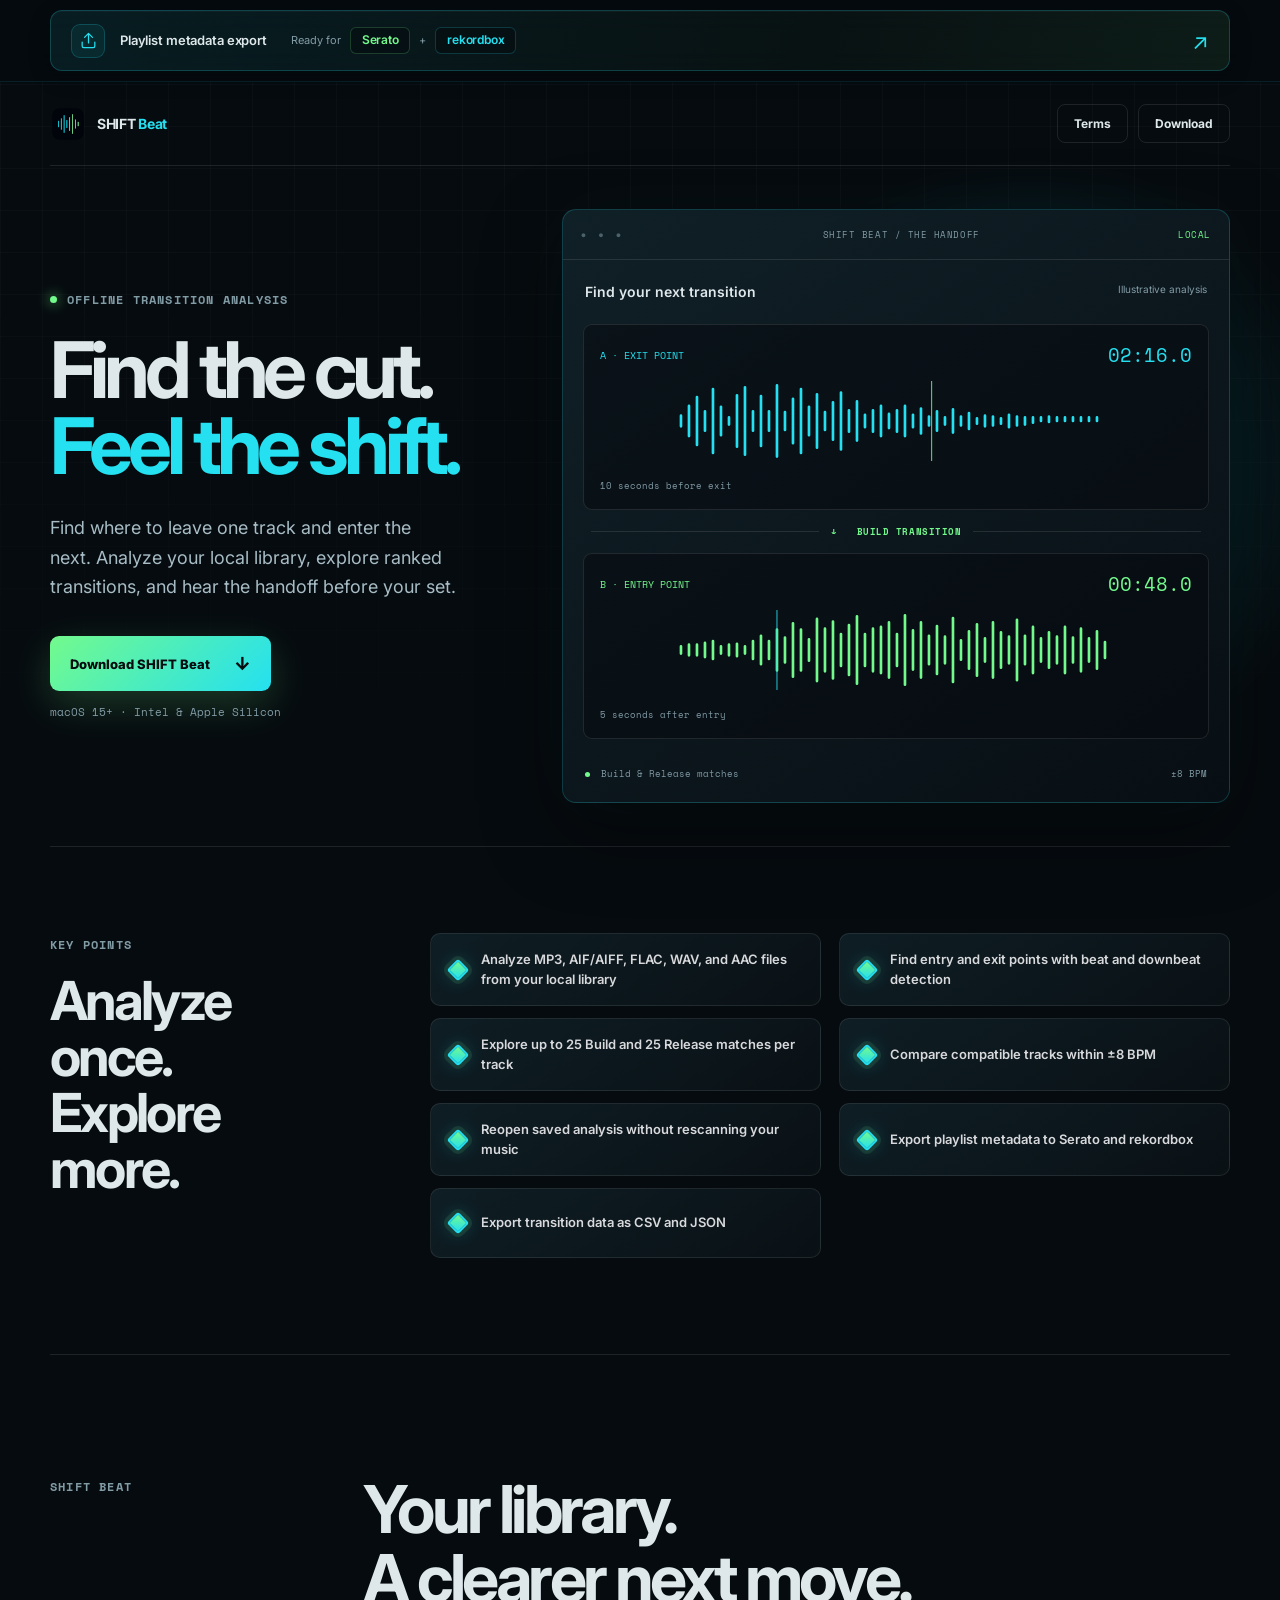
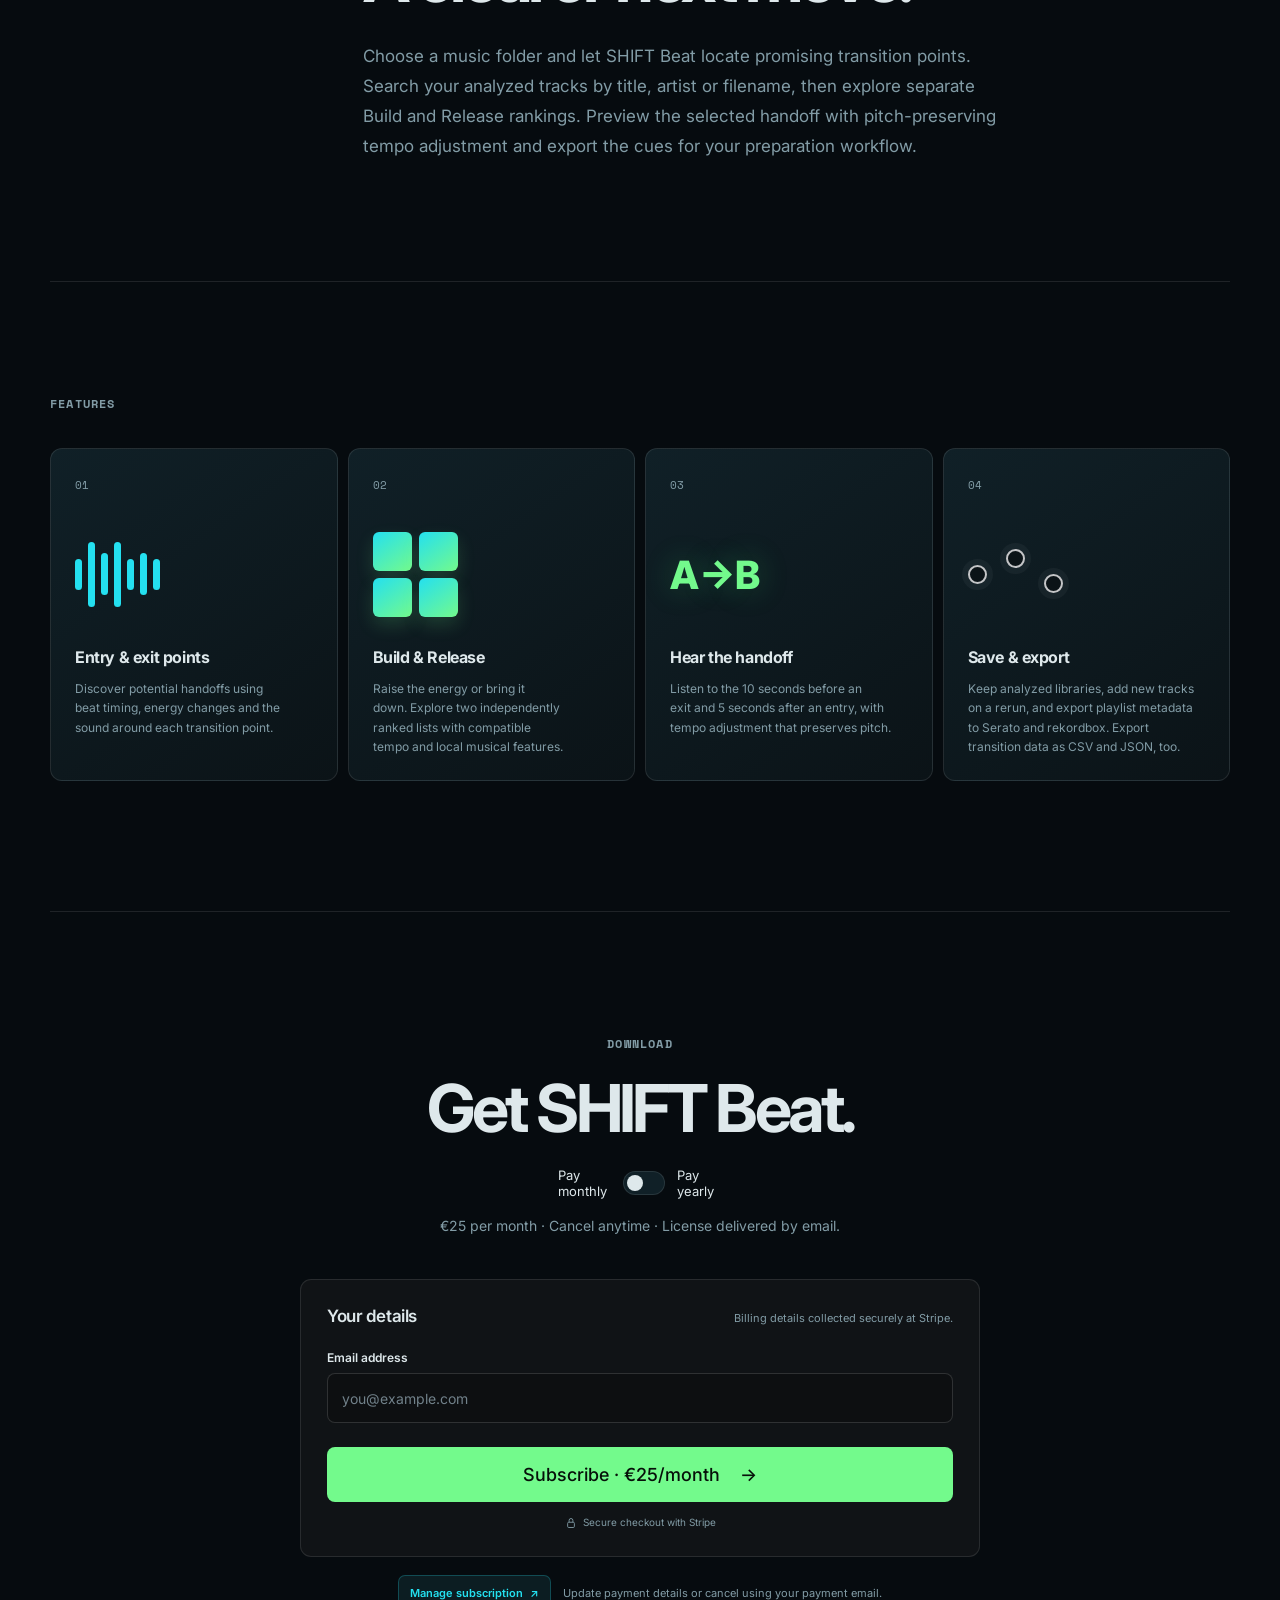
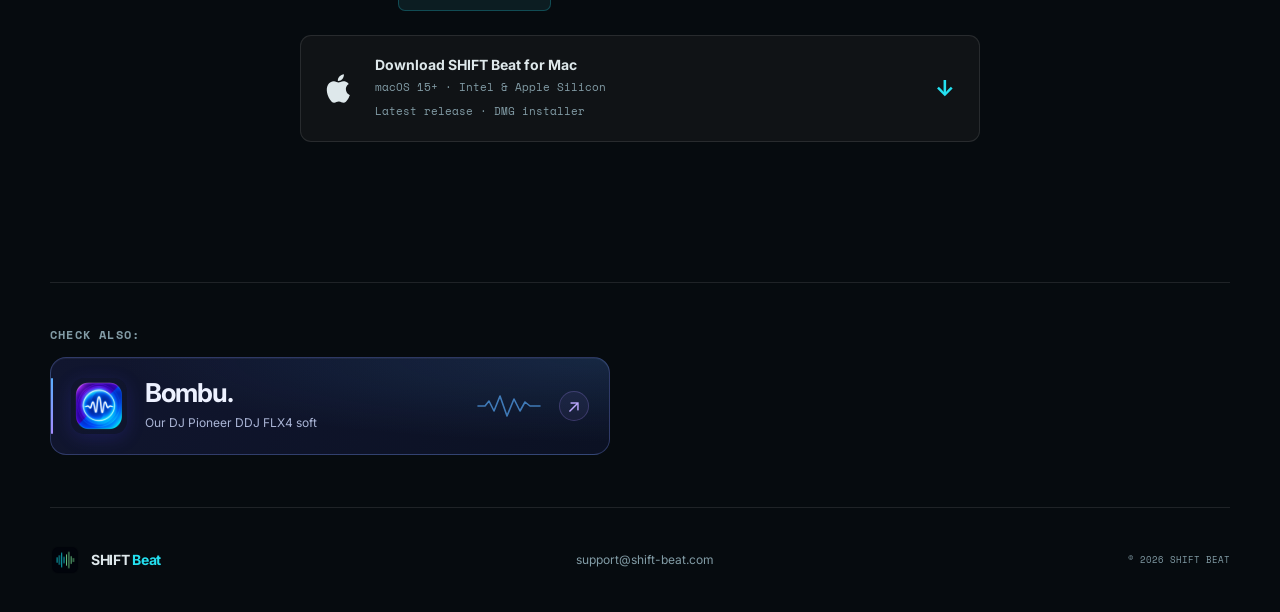
<file: index.html>
<!doctype html>
<html lang="en">
  <head>
    <meta charset="UTF-8" />
    <meta name="viewport" content="width=device-width, initial-scale=1.0" />
    <meta name="description" content="SHIFT Beat — offline DJ transition analysis for Mac. Find entry and exit points, compare Build and Release matches, and export playlist metadata to Serato and rekordbox." />
    <meta name="theme-color" content="#060b0f" />
    <title>SHIFT Beat — Offline DJ Transition Analysis for Mac</title>
    <link rel="icon" type="image/png" sizes="64x64" href="favicon.png" />
    <link rel="apple-touch-icon" href="assets/shiftbeat-icon.png" />
    <meta name="robots" content="index, follow" />
    <link rel="canonical" href="https://shift-beat.com/" />
    <meta property="og:type" content="website" />
    <meta property="og:site_name" content="SHIFT Beat" />
    <meta property="og:title" content="SHIFT Beat — Find your next transition" />
    <meta property="og:description" content="Offline DJ transition analysis for Mac. Discover entry and exit points, explore Build and Release matches, and export playlist metadata to Serato and rekordbox." />
    <meta property="og:url" content="https://shift-beat.com/" />
    <meta property="og:image" content="https://shift-beat.com/assets/social-card.png" />
    <meta property="og:image:alt" content="SHIFT Beat — offline transition analysis for Mac" />
    <meta name="twitter:card" content="summary_large_image" />
    <meta name="twitter:title" content="SHIFT Beat — Find your next transition" />
    <meta name="twitter:description" content="Analyze your local library. Find the cut. Feel the shift." />
    <meta name="twitter:image" content="https://shift-beat.com/assets/social-card.png" />
    <script type="application/ld+json">{"@context": "https://schema.org", "@type": "SoftwareApplication", "name": "SHIFT Beat", "url": "https://shift-beat.com/", "operatingSystem": "macOS 15 or newer", "applicationCategory": "MultimediaApplication", "description": "Offline music analysis for DJ entry and exit points, Build and Release transition matches, and cue exports.", "offers": [{"@type": "Offer", "price": "25", "priceCurrency": "EUR", "description": "Monthly subscription. EUR 25 per month. Cancel anytime."}, {"@type": "Offer", "price": "200", "priceCurrency": "EUR", "description": "Yearly subscription. EUR 200 per year. Cancel anytime."}], "featureList": ["Playlist metadata export to Serato and rekordbox", "Analyze MP3, AIF/AIFF, FLAC, WAV, and AAC files from your local library", "Find entry and exit points with beat and downbeat detection", "Explore up to 25 Build and 25 Release matches per track", "Compare compatible tracks within ±8 BPM", "Reopen saved analysis without rescanning your music", "Export CSV, JSON and rekordbox XML cues"]}</script>
    <link rel="stylesheet" href="styles.css" />
    <script src="app.js?v=20261126-stripe-billing" defer></script>
  </head>
  <body>
    <a class="skip-link" href="#top">Skip to content</a>
    <aside class="partner-bar" aria-label="Playlist metadata export announcement">
      <a class="partner-bar-inner" href="#playlist-export">
        <span class="export-notice-icon" aria-hidden="true"><svg viewBox="0 0 24 24" fill="none"><path d="M12 15V3m0 0L7 8m5-5 5 5M4 14v5a2 2 0 0 0 2 2h12a2 2 0 0 0 2-2v-5" /></svg></span>
        <span class="export-notice-copy">
          <span class="export-notice-title">Playlist metadata export</span>
          <span class="export-notice-destinations"><span class="export-notice-label">Ready for</span><strong>Serato</strong><span class="export-notice-plus" aria-hidden="true">+</span><strong>rekordbox</strong></span>
        </span>
        <span class="export-notice-arrow" aria-hidden="true">↗</span>
      </a>
    </aside>

    <header>
      <a class="logo" href="#top" aria-label="SHIFT Beat home">
        <img src="assets/shiftbeat-icon.png" alt="" />
        <span>SHIFT <b>Beat</b></span>
      </a>
      <nav class="header-actions" aria-label="Primary navigation">
        <a class="header-download" href="terms.html">Terms</a>
        <a class="header-download" href="#download">Download</a>
      </nav>
    </header>

    <main id="top">
      <section class="hero">
        <div class="hero-copy">
          <p class="kicker"><span></span> Offline transition analysis</p>
          <h1>Find the cut.<br /><em>Feel the shift.</em></h1>
          <p class="lead">Find where to leave one track and enter the next. Analyze your local library, explore ranked transitions, and hear the handoff before your set.</p>
          <a class="button" href="#download">Download SHIFT Beat <span>↓</span></a>
          <p class="platforms">macOS 15+ · Intel &amp; Apple Silicon</p>
        </div>

        <div class="hero-visual" aria-label="Illustrative SHIFT Beat transition analysis">
          <div class="analysis-preview">
            <div class="preview-header"><span class="preview-dots" aria-hidden="true">● ● ●</span><span>SHIFT BEAT / THE HANDOFF</span><span class="preview-status">LOCAL</span></div>
            <div class="preview-title"><span>Find your next transition</span><small>Illustrative analysis</small></div>
            <div class="preview-wave"><div class="wave-caption"><span>A · EXIT POINT</span><b>02:16.0</b></div><svg viewBox="0 0 500 90" aria-hidden="true" class="waveform"><path d="M8 [base64]"/><path class="cue-line" d="M290 0v90"/></svg><small>10 seconds before exit</small></div>
            <div class="handoff-link"><span></span><b>↓ &nbsp; BUILD TRANSITION</b><span></span></div>
            <div class="preview-wave entry"><div class="wave-caption"><span>B · ENTRY POINT</span><b>00:48.0</b></div><svg viewBox="0 0 500 90" aria-hidden="true" class="waveform"><path d="M8 [base64]"/><path class="cue-line" d="M116 0v90"/></svg><small>5 seconds after entry</small></div>
            <div class="preview-bottom"><span><i></i> Build &amp; Release matches</span><span>±8 BPM</span></div>
          </div>
        </div>
      </section>

      <section class="key-points reveal" aria-labelledby="key-points-title">
        <div class="key-points-heading">
          <p class="section-label">Key Points</p>
          <h2 id="key-points-title">Analyze once.<br />Explore more.</h2>
        </div>
        <ul class="key-points-list">
          <li>Analyze MP3, AIF/AIFF, FLAC, WAV, and AAC files from your local library</li>
          <li>Find entry and exit points with beat and downbeat detection</li>
          <li>Explore up to 25 Build and 25 Release matches per track</li>
          <li>Compare compatible tracks within ±8 BPM</li>
          <li>Reopen saved analysis without rescanning your music</li>
          <li>Export playlist metadata to Serato and rekordbox</li>
          <li>Export transition data as CSV and JSON</li>
        </ul>
      </section>

      <section class="description reveal" aria-labelledby="description-title">
        <p class="section-label">SHIFT Beat</p>
        <div>
          <h2 id="description-title">Your library.<br />A clearer next move.</h2>
          <p>
            Choose a music folder and let SHIFT Beat locate promising transition points.
            Search your analyzed tracks by title, artist or filename, then explore separate
            Build and Release rankings. Preview the selected handoff with pitch-preserving
            tempo adjustment and export the cues for your preparation workflow.
          </p>
        </div>
      </section>

      <section class="features" aria-labelledby="features-title">
        <p class="section-label">Features</p>
        <h2 id="features-title" class="sr-only">SHIFT Beat features</h2>
        <div class="feature-grid">
          <article class="reveal">
            <span class="number">01</span>
            <div class="feature-icon waveform-icon" aria-hidden="true"><i></i><i></i><i></i><i></i><i></i><i></i><i></i></div>
            <h3>Entry &amp; exit points</h3>
            <p>Discover potential handoffs using beat timing, energy changes and the sound around each transition point.</p>
          </article>
          <article class="reveal">
            <span class="number">02</span>
            <div class="feature-icon pads-icon" aria-hidden="true"><i></i><i></i><i></i><i></i></div>
            <h3>Build &amp; Release</h3>
            <p>Raise the energy or bring it down. Explore two independently ranked lists with compatible tempo and local musical features.</p>
          </article>
          <article class="reveal">
            <span class="number">03</span>
            <div class="feature-icon fx-icon" aria-hidden="true">A→B</div>
            <h3>Hear the handoff</h3>
            <p>Listen to the 10 seconds before an exit and 5 seconds after an entry, with tempo adjustment that preserves pitch.</p>
          </article>
          <article class="reveal">
            <span class="number">04</span>
            <div class="feature-icon midi-icon" aria-hidden="true"><i></i><i></i><i></i></div>
            <h3 id="playlist-export">Save &amp; export</h3>
            <p>Keep analyzed libraries, add new tracks on a rerun, and export playlist metadata to Serato and rekordbox. Export transition data as CSV and JSON, too.</p>
          </article>
        </div>
      </section>

      <section class="download" id="download" aria-labelledby="download-title">
        <p class="section-label">Download</p>
        <h2 id="download-title">Get SHIFT Beat.</h2>
        <label class="billing-plan-toggle"><span>Pay monthly</span><input id="billing-yearly" type="checkbox" role="switch" aria-label="Pay yearly" /><span class="billing-plan-track" aria-hidden="true"></span><span>Pay yearly</span></label>
        <p class="download-note" aria-live="polite"><span class="subscription-price"><span id="subscription-price">€25 per month</span><small class="yearly-discount" id="yearly-discount" hidden>33% off</small></span> · Cancel anytime · License delivered by email.</p>

        <form class="purchase-form" id="purchase-form" novalidate>
          <div class="billing-heading"><h3>Your details</h3><p>Billing details collected securely at Stripe.</p></div>
          <div class="billing-field"><label for="purchase-email">Email address</label><input id="purchase-email" name="email" type="email" autocomplete="email" inputmode="email" maxlength="254" placeholder="you@example.com" required /></div>
          <button class="billing-submit" id="purchase-button" type="submit" disabled><span id="subscribe-label">Subscribe · €25/month</span> <span aria-hidden="true">→</span></button>
          <p class="billing-checkout-note"><svg viewBox="0 0 16 16" aria-hidden="true"><rect x="3.5" y="7" width="9" height="7" rx="1.5"/><path d="M5.5 7V4.5a2.5 2.5 0 0 1 5 0V7"/></svg>Secure checkout with Stripe</p>
          <p class="purchase-status" id="purchase-status" role="status" aria-live="polite"></p>
        </form>

        <p class="subscription-management"><a href="https://billing.stripe.com/p/login/cNi9AM5Rm95q5wxa2d28800">Manage subscription <span aria-hidden="true">↗</span></a><span>Update payment details or cancel using your payment email.</span></p>

        <div class="download-list">
          <a class="release-download" href="https://github.com/davidparaschiv/shiftbeat-only-web/releases/latest/download/SHIFT.Beat.dmg">
            <svg class="os-icon" viewBox="0 0 24 24" aria-hidden="true"><path d="M16.7 12.8c0-2.7 2.2-4 2.3-4.1-1.3-1.9-3.3-2.1-4-2.1-1.7-.2-3.3 1-4.2 1-.9 0-2.2-1-3.7-1-1.9 0-3.7 1.1-4.7 2.8-2 3.5-.5 8.7 1.4 11.5 1 1.4 2.1 2.9 3.6 2.8 1.4-.1 2-1 3.7-1s2.2 1 3.7 1c1.5 0 2.5-1.4 3.5-2.8 1.1-1.6 1.5-3.2 1.6-3.3-.1 0-3.2-1.2-3.2-4.8ZM13.9 4.8c.8-1 1.4-2.4 1.2-3.8-1.2.1-2.7.8-3.6 1.8-.8.9-1.4 2.3-1.2 3.6 1.4.1 2.8-.7 3.6-1.6Z" /></svg>
            <span><strong>Download SHIFT Beat for Mac</strong><small>macOS 15+ · Intel &amp; Apple Silicon</small><small>Latest release · DMG installer</small></span>
            <b class="arrow" aria-hidden="true">↓</b>
          </a>
        </div>
      </section>
      <section class="also-product" aria-labelledby="also-product-title">
        <p class="section-label">Check also:</p>
        <a class="also-product-card" href="/product-bombu/">
          <img src="product-bombu/assets/bombu-icon.png" width="56" height="56" alt="" loading="lazy" />
          <div class="also-product-copy"><h2 id="also-product-title">Bombu.</h2><span class="also-product-description">Our DJ Pioneer DDJ FLX4 soft</span></div>
          <svg class="also-product-wave" viewBox="0 0 64 24" fill="none" aria-hidden="true"><path d="M1 12h7l4-5 5 10 6-15 7 20 7-17 6 12 5-9 5 4h10" stroke="currentColor" stroke-width="1.6" stroke-linecap="round" stroke-linejoin="round"/></svg>
          <span class="also-product-arrow" aria-hidden="true">↗</span>
        </a>
      </section>
    </main>


    <footer>
      <a class="logo" href="#top"><img src="assets/shiftbeat-icon.png" alt="" /><span>SHIFT <b>Beat</b></span></a>
      <a class="footer-support" href="mailto:support@shift-beat.com">support@shift-beat.com</a>
      <p>© <span id="year"></span> SHIFT Beat</p>
    </footer>
  </body>
</html>
</file>
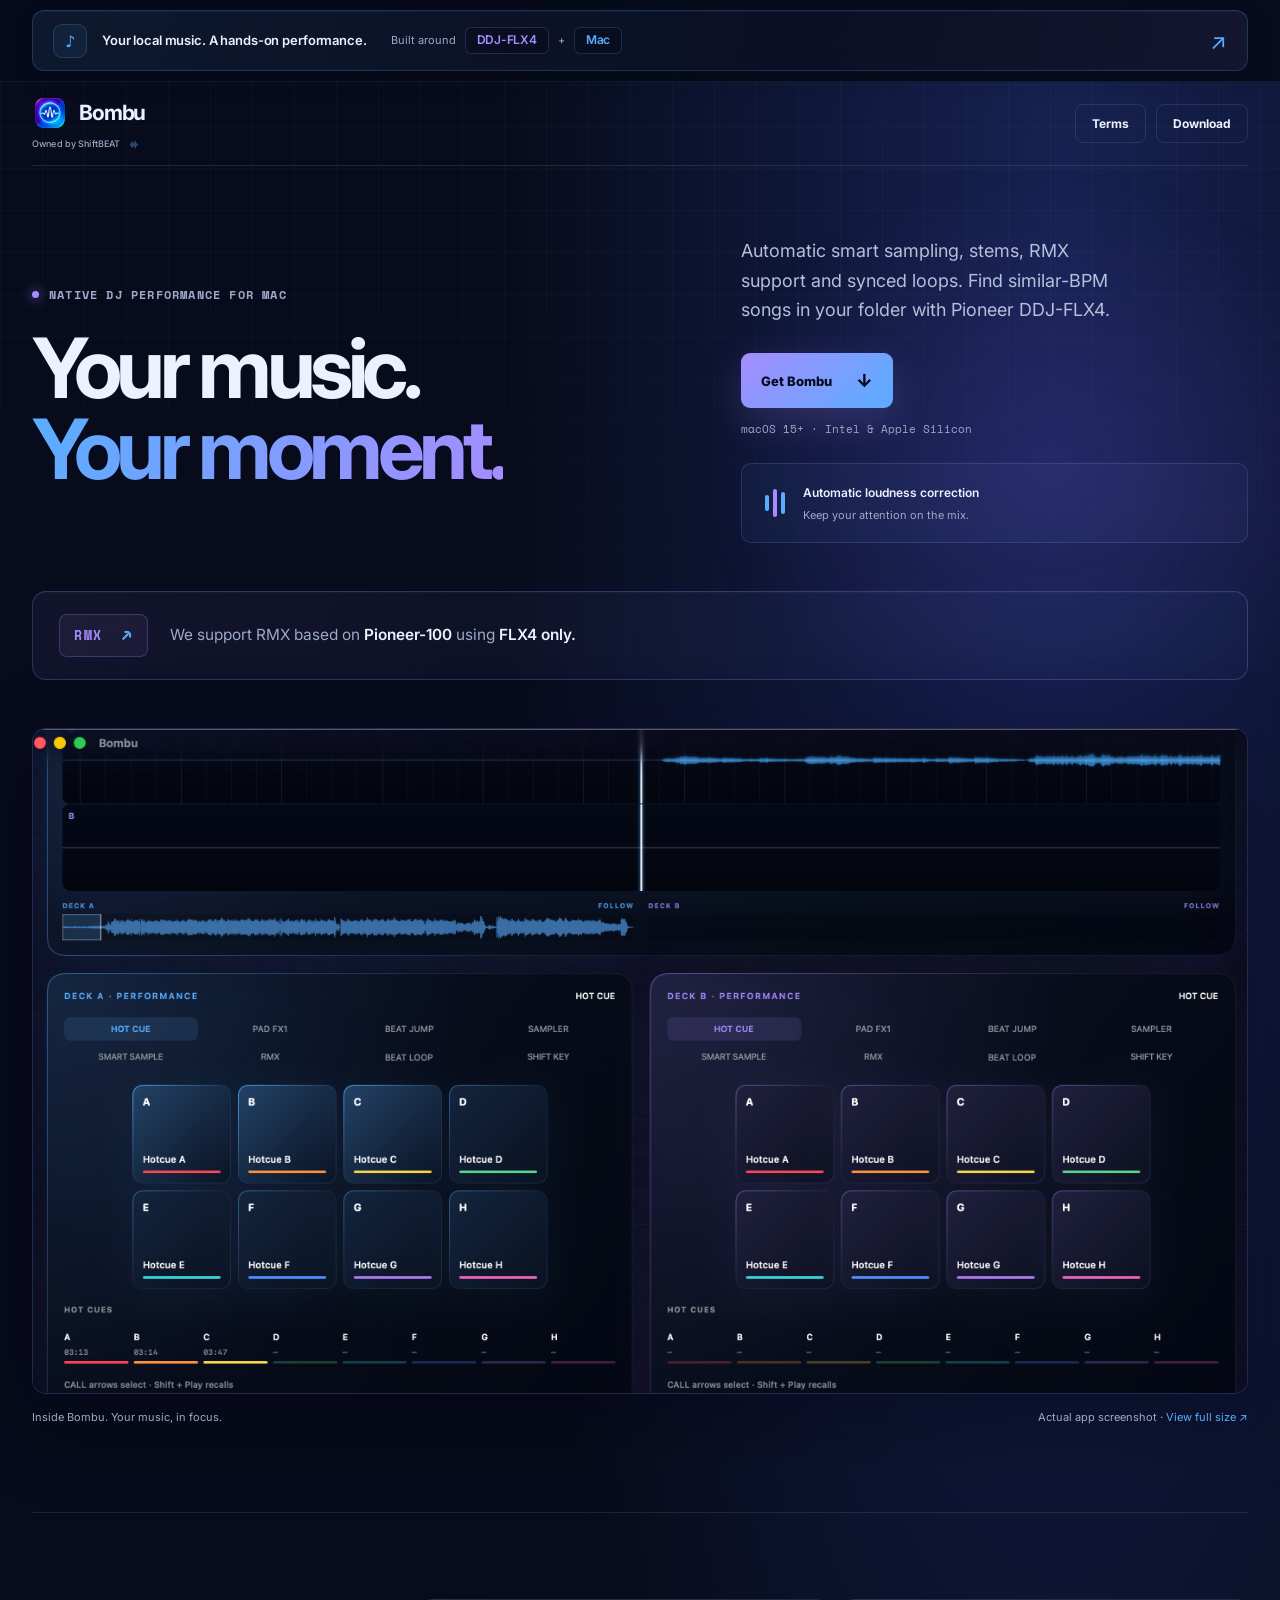
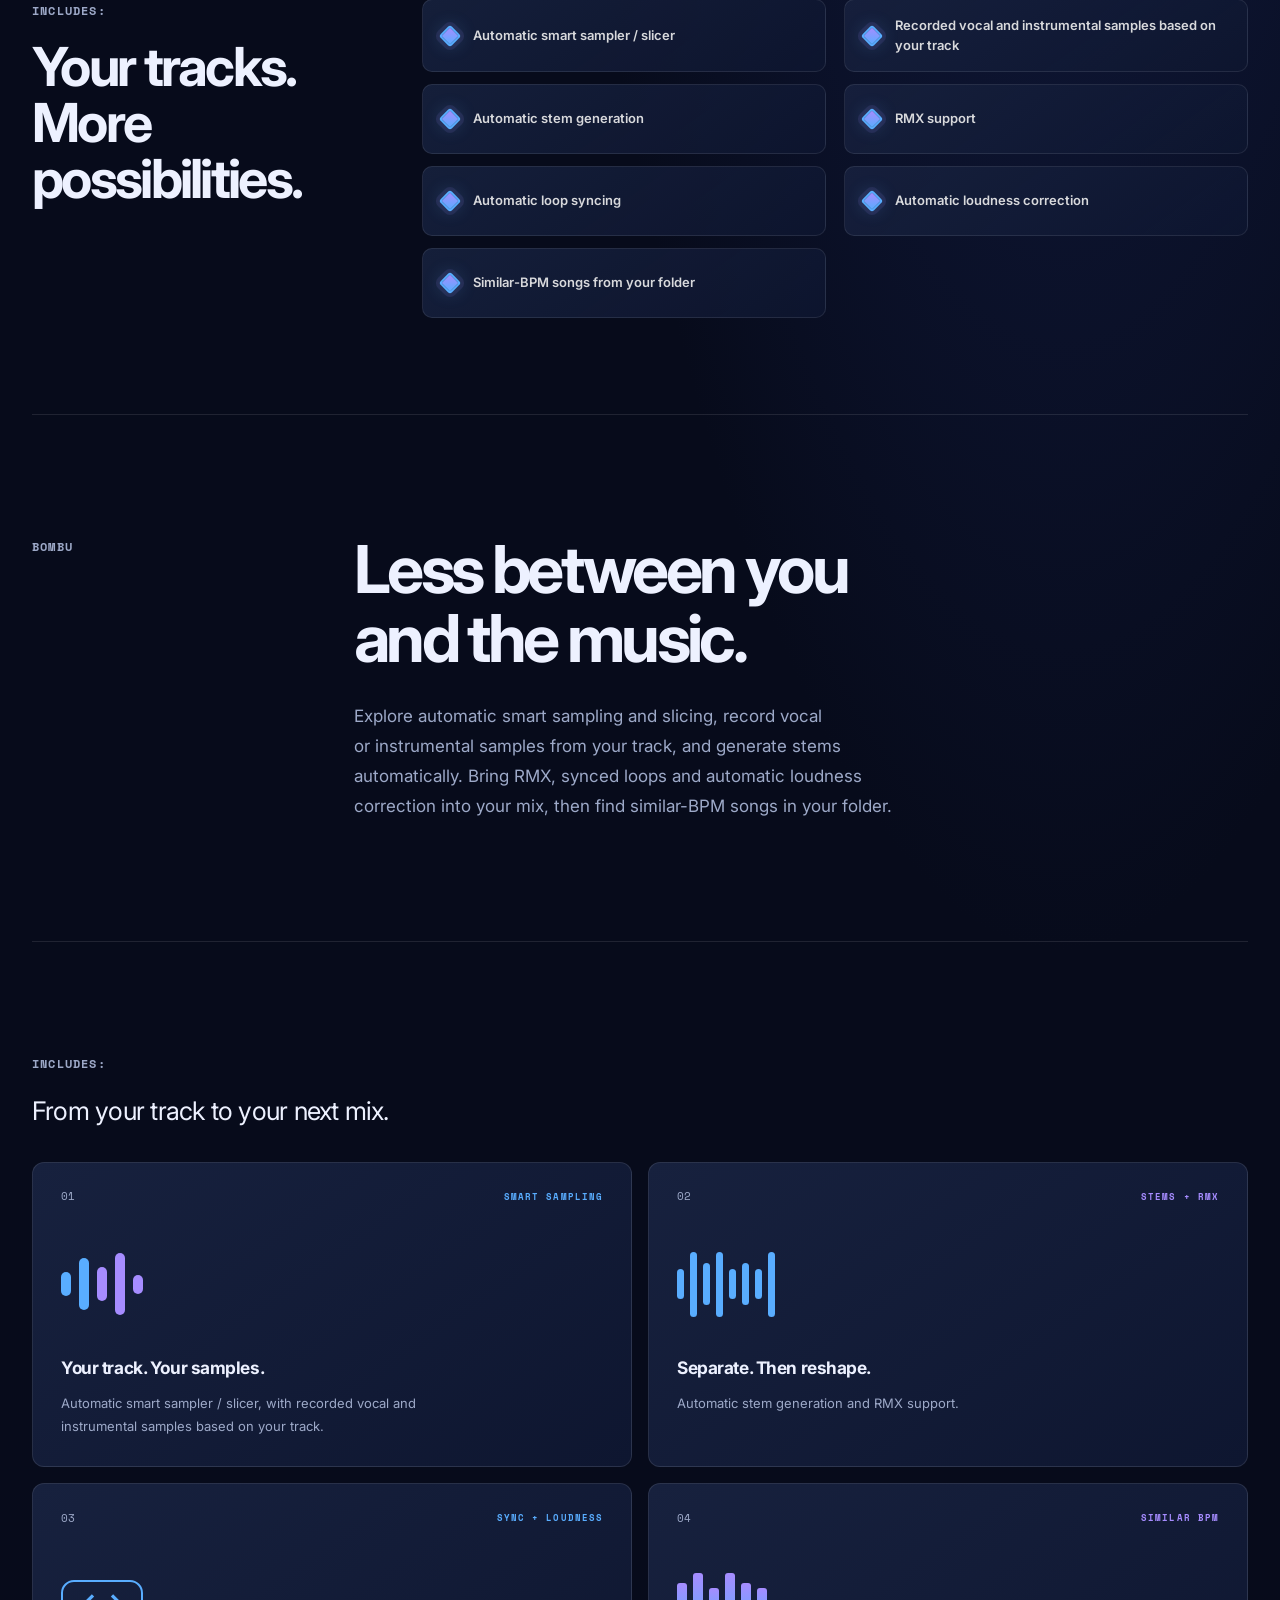
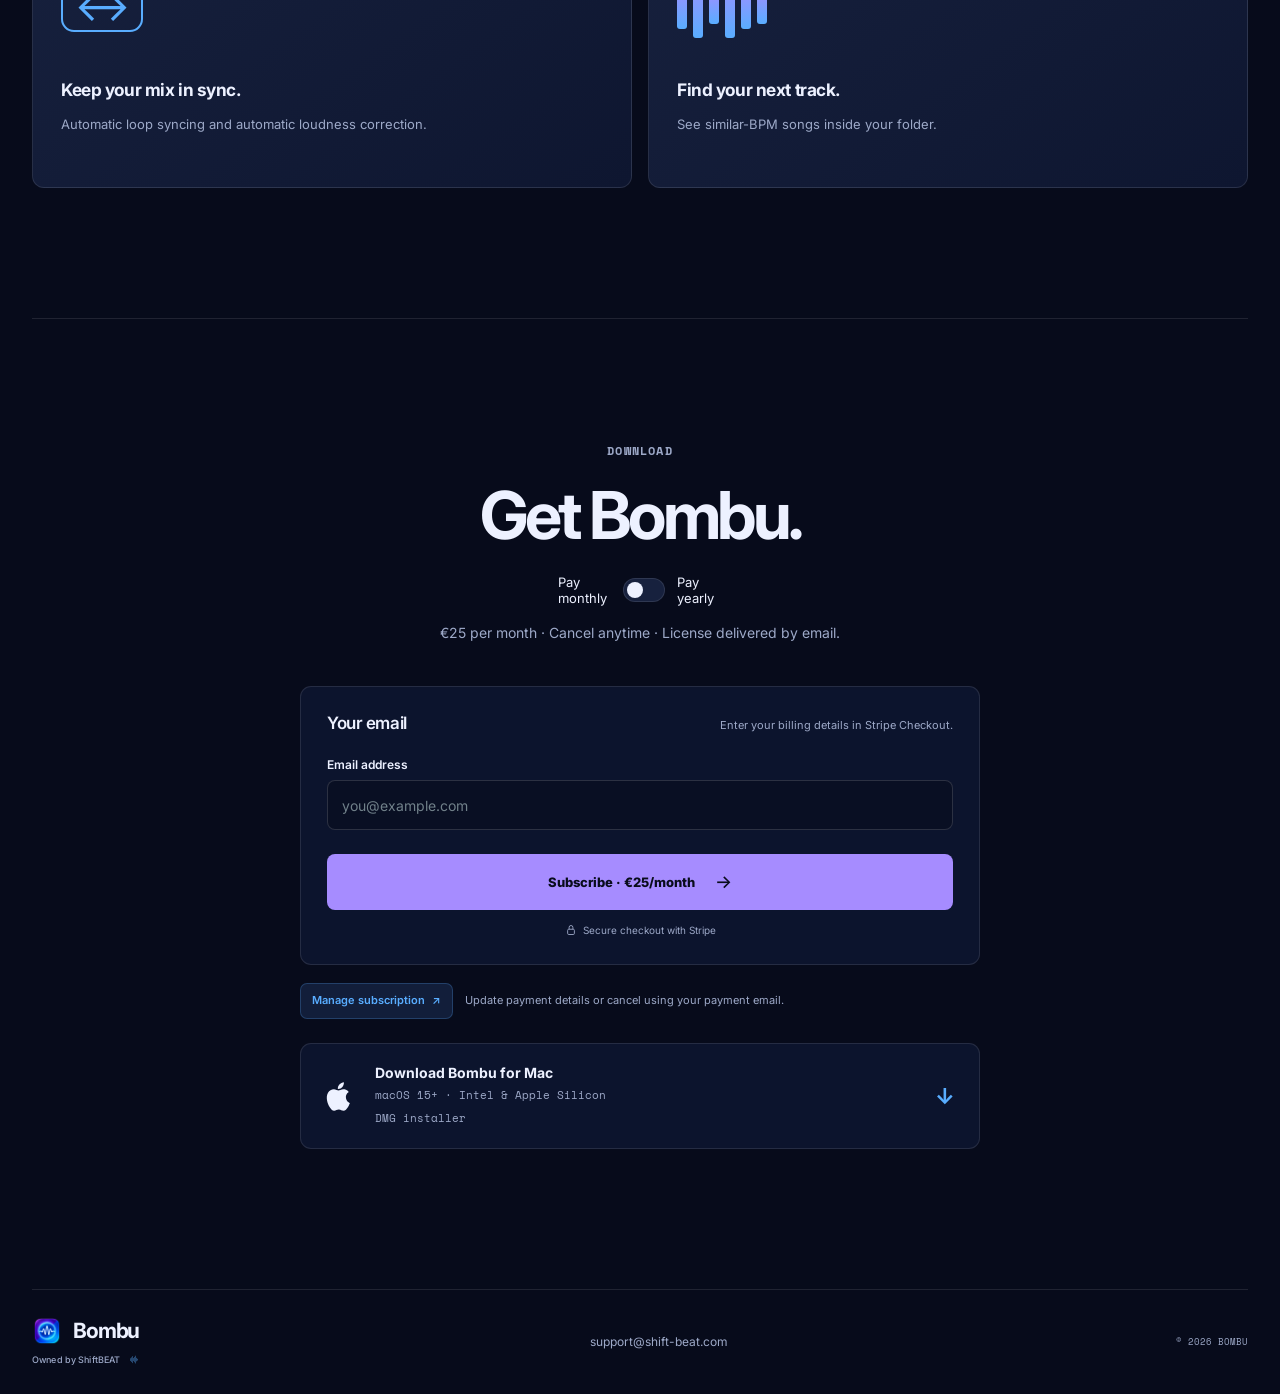
<file: product-bombu/index.html>
<!doctype html>
<html lang="en">
  <head>
    <meta charset="UTF-8" />
    <meta name="viewport" content="width=device-width, initial-scale=1.0" />
    <meta name="description" content="Bombu is a native DJ app for macOS 15+. Mix local music with two decks, stems, loops, sampler pads and a wired Pioneer DDJ-FLX4 workflow." />
    <meta name="theme-color" content="#070b1b" />
    <title>Bombu — Native DJ Performance for Mac</title>
    <link rel="icon" type="image/png" sizes="any" href="favicon.png" />
    <link rel="apple-touch-icon" href="assets/bombu-icon.png" />
    <meta name="robots" content="index, follow" />
    <link rel="canonical" href="https://shift-beat.com/product-bombu/" />
    <meta property="og:type" content="website" />
    <meta property="og:site_name" content="Bombu" />
    <meta property="og:title" content="Bombu — Your music. Your moment." />
    <meta property="og:description" content="Bombu is a native DJ app for macOS 15+. Mix local music with two decks, stems, loops, sampler pads and a wired Pioneer DDJ-FLX4 workflow." />
    <meta property="og:url" content="https://shift-beat.com/product-bombu/" />
    <meta property="og:image" content="https://shift-beat.com/product-bombu/assets/bombu-workspace.png" />
    <meta property="og:image:alt" content="Bombu app with dual waveforms and blue/violet performance pads" />
    <meta name="twitter:card" content="summary_large_image" />
    <meta name="twitter:title" content="Bombu — Your music. Your moment." />
    <meta name="twitter:description" content="Bombu is a native DJ app for macOS 15+. Mix local music with two decks, stems, loops, sampler pads and a wired Pioneer DDJ-FLX4 workflow." />
    <meta name="twitter:image" content="https://shift-beat.com/product-bombu/assets/bombu-workspace.png" />
    <script type="application/ld+json">{"@context":"https://schema.org","@type":"SoftwareApplication","name":"Bombu","url":"https://shift-beat.com/product-bombu/","operatingSystem":"macOS 15+","applicationCategory":"MultimediaApplication","description":"Bombu is a native DJ app for macOS 15+. Mix local music with two decks, stems, loops, sampler pads and a wired Pioneer DDJ-FLX4 workflow.","offers":[{"@type":"Offer","price":"25","priceCurrency":"EUR","description":"Monthly subscription. EUR 25 per month. Cancel anytime."},{"@type":"Offer","price":"200","priceCurrency":"EUR","description":"Yearly subscription. EUR 200 per year. Cancel anytime."}],"featureList":["Automatic smart sampler / slicer","Recorded vocal and instrumental samples based on your track","Automatic stem generation","RMX support","Automatic loop syncing","Automatic loudness correction","Similar-BPM songs inside your folder"],"@id":"https://shift-beat.com/product-bombu/#app","image":"https://shift-beat.com/product-bombu/assets/bombu-workspace.png","inLanguage":"en","publisher":{"@type":"Organization","name":"ShiftBEAT","url":"https://shift-beat.com/"},"screenshot":"https://shift-beat.com/product-bombu/assets/bombu-workspace.png"}</script>
    <script type="application/ld+json">{"@context": "https://schema.org", "@type": "WebSite", "@id": "https://shift-beat.com/product-bombu/#website", "name": "Bombu", "url": "https://shift-beat.com/product-bombu/", "inLanguage": "en", "description": "Bombu is a native DJ app for macOS 15+. Mix local music with two decks, stems, loops, sampler pads and a wired Pioneer DDJ-FLX4 workflow."}</script>
    <link rel="stylesheet" href="styles.css" />
    <script src="site-config.js" defer></script>
    <script src="app.js?v=20261126-stripe-billing" defer></script>
  </head>
  <body>
    <a class="skip-link" href="#top">Skip to content</a>
    <aside class="partner-bar" aria-label="Bombu controller workflow">
      <a class="partner-bar-inner" href="#performance">
        <span class="export-notice-icon" aria-hidden="true">♪</span>
        <span class="export-notice-copy"><span class="export-notice-title">Your local music. A hands-on performance.</span><span class="export-notice-destinations"><span class="export-notice-label">Built around</span><strong>DDJ-FLX4</strong><span class="export-notice-plus" aria-hidden="true">+</span><strong>Mac</strong></span></span>
        <span class="export-notice-arrow" aria-hidden="true">↗</span>
      </a>
    </aside>

    <header>
      <div class="brand-lockup"><a class="logo" href="#top" aria-label="Bombu home">
        <img src="assets/bombu-icon.png" alt="" />
        <span><b>Bombu</b></span>
      </a><a class="brand-ownership" href="https://shift-beat.com"><span>Owned by ShiftBEAT</span><span class="ownership-mark" aria-hidden="true"></span></a></div>
      <nav class="header-actions" aria-label="Primary navigation">
        <a class="header-download" href="terms.html">Terms</a>
        <a class="header-download" href="#download">Download</a>
      </nav>
    </header>

    <main id="top">
      <section class="hero">
        <div class="hero-copy">
          <div class="hero-intro">
            <p class="kicker"><span></span> Native DJ performance for Mac</p>
            <h1>Your music.<br /><em>Your moment.</em></h1>
          </div>
          <div class="hero-summary">
            <p class="lead">Automatic smart sampling, stems, RMX support and synced loops. Find similar-BPM songs in your folder with Pioneer DDJ-FLX4.</p>
            <a class="button" href="#download">Get Bombu <span>↓</span></a>
            <p class="platforms">macOS 15+ · Intel &amp; Apple Silicon</p>
            <div class="hero-highlight"><span class="highlight-icon" aria-hidden="true"><i></i><i></i><i></i></span><div><strong>Automatic loudness correction</strong><p>Keep your attention on the mix.</p></div></div>
          </div>
        </div>
        <aside class="rmx-callout" aria-label="RMX controller support">
          <span class="rmx-callout-badge">RMX <span aria-hidden="true">↗</span></span>
          <p>We support RMX based on <strong>Pioneer-100</strong> using <strong>FLX4 only.</strong></p>
        </aside>
        <figure class="hero-visual app-screenshot" id="performance">
          <a class="app-screenshot-link" href="assets/bombu-workspace.png" target="_blank" rel="noopener" aria-label="Open the real Bombu app screenshot at full size">
            <img src="assets/bombu-workspace.png" width="2808" height="1534" alt="The real Bombu Mac app showing blue Deck A and violet Deck B waveforms, performance modes and eight hot-cue pads per deck." fetchpriority="high" decoding="async" />
          </a>
          <figcaption><span>Inside Bombu. Your music, in focus.</span><span>Actual app screenshot · <a href="assets/bombu-workspace.png" target="_blank" rel="noopener">View full size ↗</a></span></figcaption>
        </figure>
      </section>

      <section class="key-points reveal" aria-labelledby="key-points-title">
        <div class="key-points-heading">
          <p class="section-label">Includes:</p>
          <h2 id="key-points-title">Your tracks.<br />More possibilities.</h2>
        </div>
        <ul class="key-points-list">
          <li>Automatic smart sampler / slicer</li>
          <li>Recorded vocal and instrumental samples based on your track</li>
          <li>Automatic stem generation</li>
          <li>RMX support</li>
          <li>Automatic loop syncing</li>
          <li>Automatic loudness correction</li>
          <li>Similar-BPM songs from your folder</li>
        </ul>
      </section>

      <section class="description reveal" aria-labelledby="description-title">
        <p class="section-label">Bombu</p>
        <div>
          <h2 id="description-title">Less between you<br />and the music.</h2>
          <p>
            Explore automatic smart sampling and slicing, record vocal or instrumental samples from your track, and generate stems automatically. Bring RMX, synced loops and automatic loudness correction into your mix, then find similar-BPM songs in your folder.
          </p>
        </div>
      </section>

      <section class="features" aria-labelledby="features-title">
        <p class="section-label">Includes:</p>
        <h2 id="features-title" class="sr-only">Includes: Bombu features</h2>
        <p class="features-intro">From your track to your next mix.</p>
        <div class="feature-grid">
          <article class="reveal">
            <div class="feature-topline"><span class="number">01</span><span class="feature-tag">SMART SAMPLING</span></div>
            <div class="feature-icon smart-sample-icon" aria-hidden="true"><i></i><i></i><i></i><i></i><i></i></div>
            <h3>Your track. Your samples.</h3>
            <p>Automatic smart sampler / slicer, with recorded vocal and instrumental samples based on your track.</p>
          </article>
          <article class="reveal">
            <div class="feature-topline"><span class="number">02</span><span class="feature-tag">STEMS + RMX</span></div>
            <div class="feature-icon waveform-icon" aria-hidden="true"><i></i><i></i><i></i><i></i><i></i><i></i><i></i><i></i></div>
            <h3>Separate. Then reshape.</h3>
            <p>Automatic stem generation and RMX support.</p>
          </article>
          <article class="reveal">
            <div class="feature-topline"><span class="number">03</span><span class="feature-tag">SYNC + LOUDNESS</span></div>
            <div class="feature-icon loop-icon" aria-hidden="true"><span>↔</span></div>
            <h3>Keep your mix in sync.</h3>
            <p>Automatic loop syncing and automatic loudness correction.</p>
          </article>
          <article class="reveal">
            <div class="feature-topline"><span class="number">04</span><span class="feature-tag">SIMILAR BPM</span></div>
            <div class="feature-icon level-match-icon" aria-hidden="true"><i></i><i></i><i></i><i></i><i></i><i></i></div>
            <h3>Find your next track.</h3>
            <p>See similar-BPM songs inside your folder.</p>
          </article>
        </div>
      </section>

      <section class="download" id="download" aria-labelledby="download-title">
        <p class="section-label">Download</p>
        <h2 id="download-title">Get Bombu.</h2>
        <label class="billing-plan-toggle"><span>Pay monthly</span><input id="billing-yearly" type="checkbox" role="switch" aria-label="Pay yearly" /><span class="billing-plan-track" aria-hidden="true"></span><span>Pay yearly</span></label>
        <p class="download-note" aria-live="polite"><span class="subscription-price"><span id="subscription-price">€25 per month</span><small class="yearly-discount" id="yearly-discount" hidden>33% off</small></span> · Cancel anytime · License delivered by email.</p>

        <form class="purchase-form" id="purchase-form" novalidate>
          <div class="billing-heading"><h3>Your email</h3><p>Enter your billing details in Stripe Checkout.</p></div>
          <div class="billing-field"><label for="purchase-email">Email address</label><input id="purchase-email" name="email" type="email" autocomplete="email" inputmode="email" maxlength="254" placeholder="you@example.com" required /></div>
          <button class="billing-submit" id="purchase-button" type="submit" disabled><span id="subscribe-label">Subscribe · €25/month</span> <span aria-hidden="true">→</span></button>
          <p class="billing-checkout-note"><svg viewBox="0 0 16 16" aria-hidden="true"><rect x="3.5" y="7" width="9" height="7" rx="1.5"/><path d="M5.5 7V4.5a2.5 2.5 0 0 1 5 0V7"/></svg>Secure checkout with Stripe</p>
          <p class="purchase-status" id="purchase-status" role="status" aria-live="polite"></p>
        </form>

        <p class="subscription-management"><a data-customer-portal href="https://billing.stripe.com/p/login/cNi9AM5Rm95q5wxa2d28800">Manage subscription <span aria-hidden="true">↗</span></a><span>Update payment details or cancel using your payment email.</span></p>

        <div class="download-list">
          <a class="release-download" data-release-download href="https://github.com/davidparaschiv/shiftbeat-only-web/releases/latest/download/Bombu.dmg">
            <svg class="os-icon" viewBox="0 0 24 24" aria-hidden="true"><path d="M16.7 12.8c0-2.7 2.2-4 2.3-4.1-1.3-1.9-3.3-2.1-4-2.1-1.7-.2-3.3 1-4.2 1-.9 0-2.2-1-3.7-1-1.9 0-3.7 1.1-4.7 2.8-2 3.5-.5 8.7 1.4 11.5 1 1.4 2.1 2.9 3.6 2.8 1.4-.1 2-1 3.7-1s2.2 1 3.7 1c1.5 0 2.5-1.4 3.5-2.8 1.1-1.6 1.5-3.2 1.6-3.3-.1 0-3.2-1.2-3.2-4.8ZM13.9 4.8c.8-1 1.4-2.4 1.2-3.8-1.2.1-2.7.8-3.6 1.8-.8.9-1.4 2.3-1.2 3.6 1.4.1 2.8-.7 3.6-1.6Z" /></svg>
            <span><strong>Download Bombu for Mac</strong><small>macOS 15+ · Intel &amp; Apple Silicon</small><small>DMG installer</small></span>
            <b class="arrow" aria-hidden="true">↓</b>
          </a>
        </div>
      </section>
    </main>


    <footer>
      <div class="brand-lockup"><a class="logo" href="#top"><img src="assets/bombu-icon.png" alt="" /><span><b>Bombu</b></span></a><a class="brand-ownership" href="https://shift-beat.com"><span>Owned by ShiftBEAT</span><span class="ownership-mark" aria-hidden="true"></span></a></div>
      <a class="footer-support" href="mailto:support@shift-beat.com">support@shift-beat.com</a>
      <p>© <span id="year"></span> Bombu</p>
    </footer>
  </body>
</html>
</file>
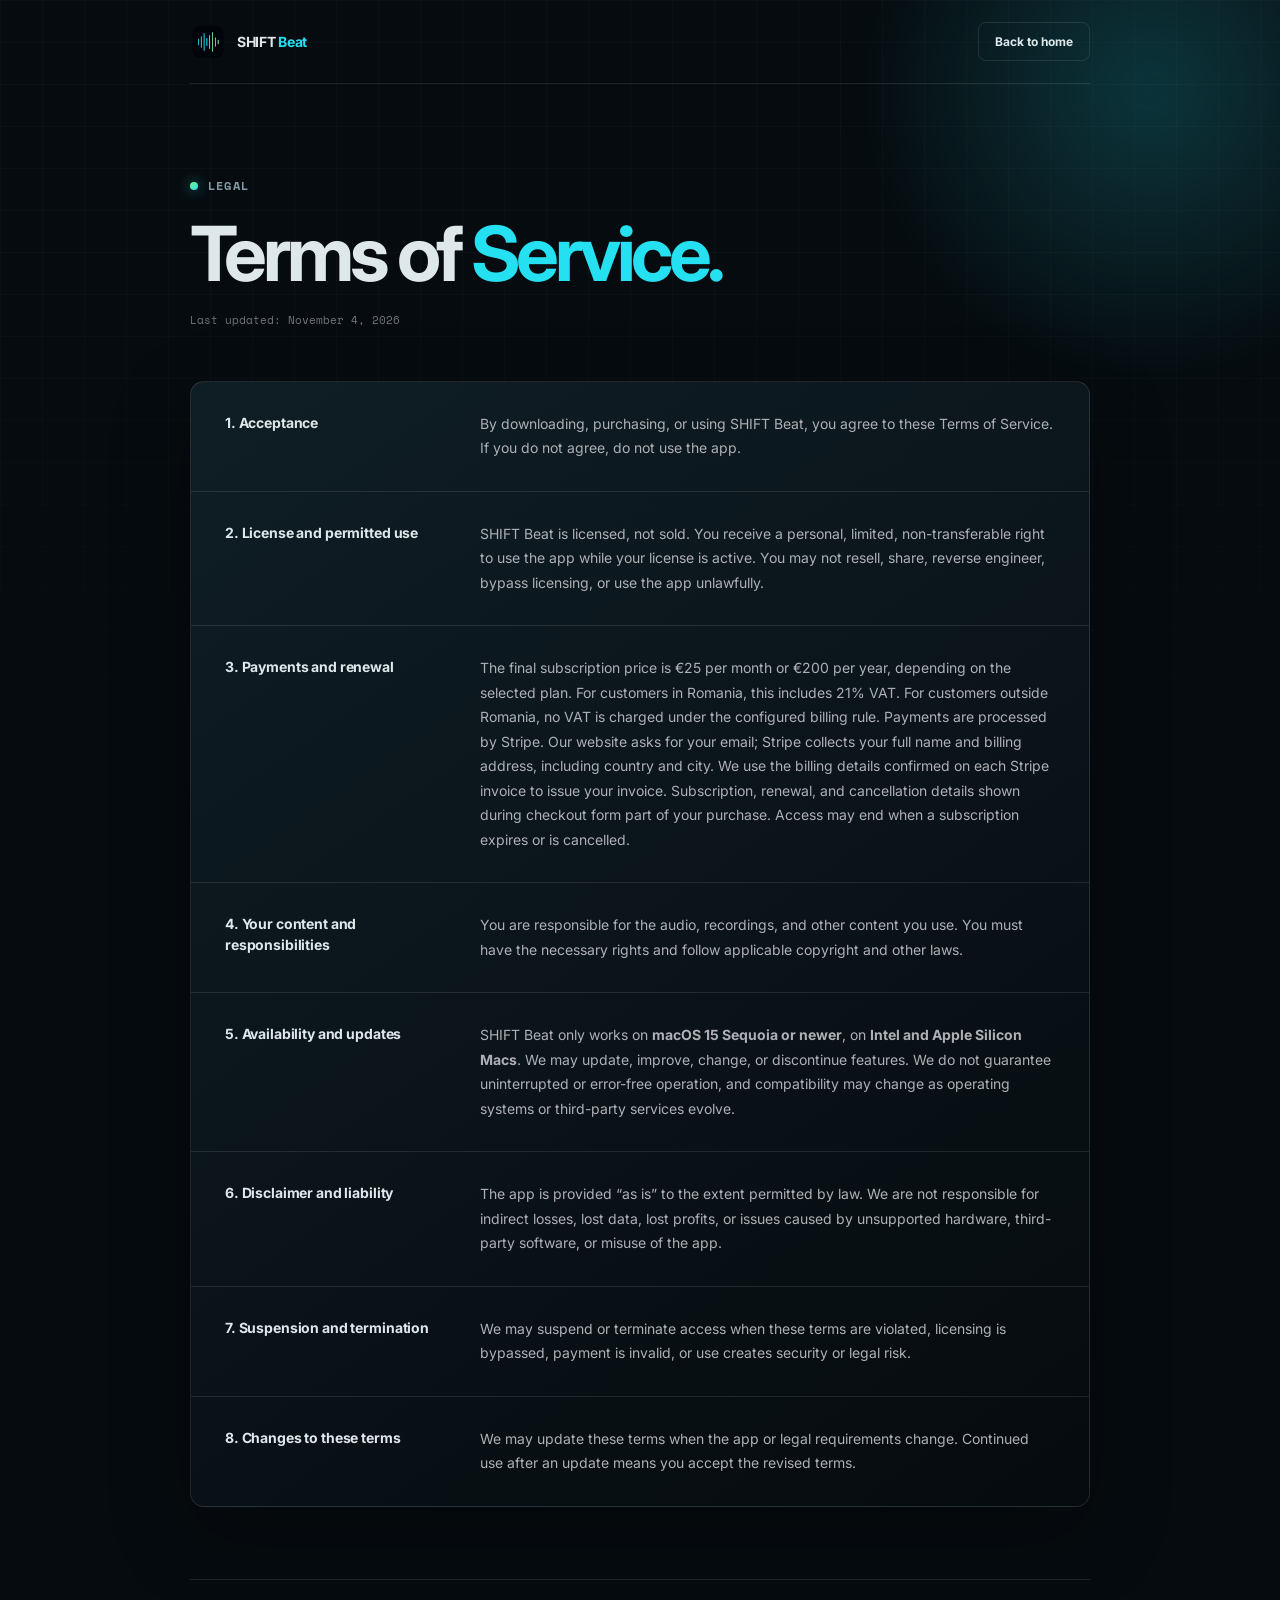
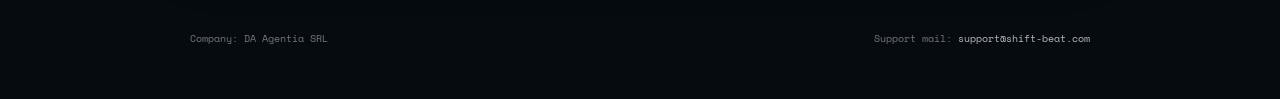
<file: terms.html>
<!doctype html>
<html lang="en">
  <head>
    <meta charset="UTF-8" />
    <meta name="viewport" content="width=device-width, initial-scale=1.0" />
    <meta name="description" content="Terms of Service for SHIFT Beat." />
    <meta name="theme-color" content="#060b0f" />
    <title>Terms of Service · SHIFT Beat</title>
    <link rel="icon" type="image/png" sizes="64x64" href="favicon.png" />
    <link rel="apple-touch-icon" href="assets/shiftbeat-icon.png" />
    <link rel="canonical" href="https://shift-beat.com/terms.html" />
    <meta name="robots" content="index, follow" />
    <link rel="stylesheet" href="terms.css" />
  </head>
  <body>
    <header>
      <a class="logo" href="/" aria-label="SHIFT Beat home">
        <img src="assets/shiftbeat-icon.png" alt="" />
        <span>SHIFT <b>Beat</b></span>
      </a>
      <a class="back-link" href="/">Back to home</a>
    </header>

    <main>
      <section class="terms-heading">
        <p class="eyebrow"><span></span> Legal</p>
        <h1>Terms of <em>Service.</em></h1>
        <p class="updated">Last updated: November 4, 2026</p>
      </section>

      <article class="terms-card">
        <section>
          <h2>1. Acceptance</h2>
          <p>By downloading, purchasing, or using SHIFT Beat, you agree to these Terms of Service. If you do not agree, do not use the app.</p>
        </section>

        <section>
          <h2>2. License and permitted use</h2>
          <p>SHIFT Beat is licensed, not sold. You receive a personal, limited, non-transferable right to use the app while your license is active. You may not resell, share, reverse engineer, bypass licensing, or use the app unlawfully.</p>
        </section>

        <section>
          <h2>3. Payments and renewal</h2>
          <p>The final subscription price is €25 per month or €200 per year, depending on the selected plan. For customers in Romania, this includes 21% VAT. For customers outside Romania, no VAT is charged under the configured billing rule. Payments are processed by Stripe. Our website asks for your email; Stripe collects your full name and billing address, including country and city. We use the billing details confirmed on each Stripe invoice to issue your invoice. Subscription, renewal, and cancellation details shown during checkout form part of your purchase. Access may end when a subscription expires or is cancelled.</p>
        </section>

        <section>
          <h2>4. Your content and responsibilities</h2>
          <p>You are responsible for the audio, recordings, and other content you use. You must have the necessary rights and follow applicable copyright and other laws.</p>
        </section>

        <section>
          <h2>5. Availability and updates</h2>
          <p>SHIFT Beat only works on <strong>macOS 15 Sequoia or newer</strong>, on <strong>Intel and Apple Silicon Macs</strong>. We may update, improve, change, or discontinue features. We do not guarantee uninterrupted or error-free operation, and compatibility may change as operating systems or third-party services evolve.</p>
        </section>

        <section>
          <h2>6. Disclaimer and liability</h2>
          <p>The app is provided “as is” to the extent permitted by law. We are not responsible for indirect losses, lost data, lost profits, or issues caused by unsupported hardware, third-party software, or misuse of the app.</p>
        </section>

        <section>
          <h2>7. Suspension and termination</h2>
          <p>We may suspend or terminate access when these terms are violated, licensing is bypassed, payment is invalid, or use creates security or legal risk.</p>
        </section>

        <section>
          <h2>8. Changes to these terms</h2>
          <p>We may update these terms when the app or legal requirements change. Continued use after an update means you accept the revised terms.</p>
        </section>
      </article>
    </main>

    <footer>
      <p>Company: DA Agentia SRL</p>
      <p>Support mail: <a href="mailto:support@shift-beat.com">support@shift-beat.com</a></p>
    </footer>
  </body>
</html>
</file>
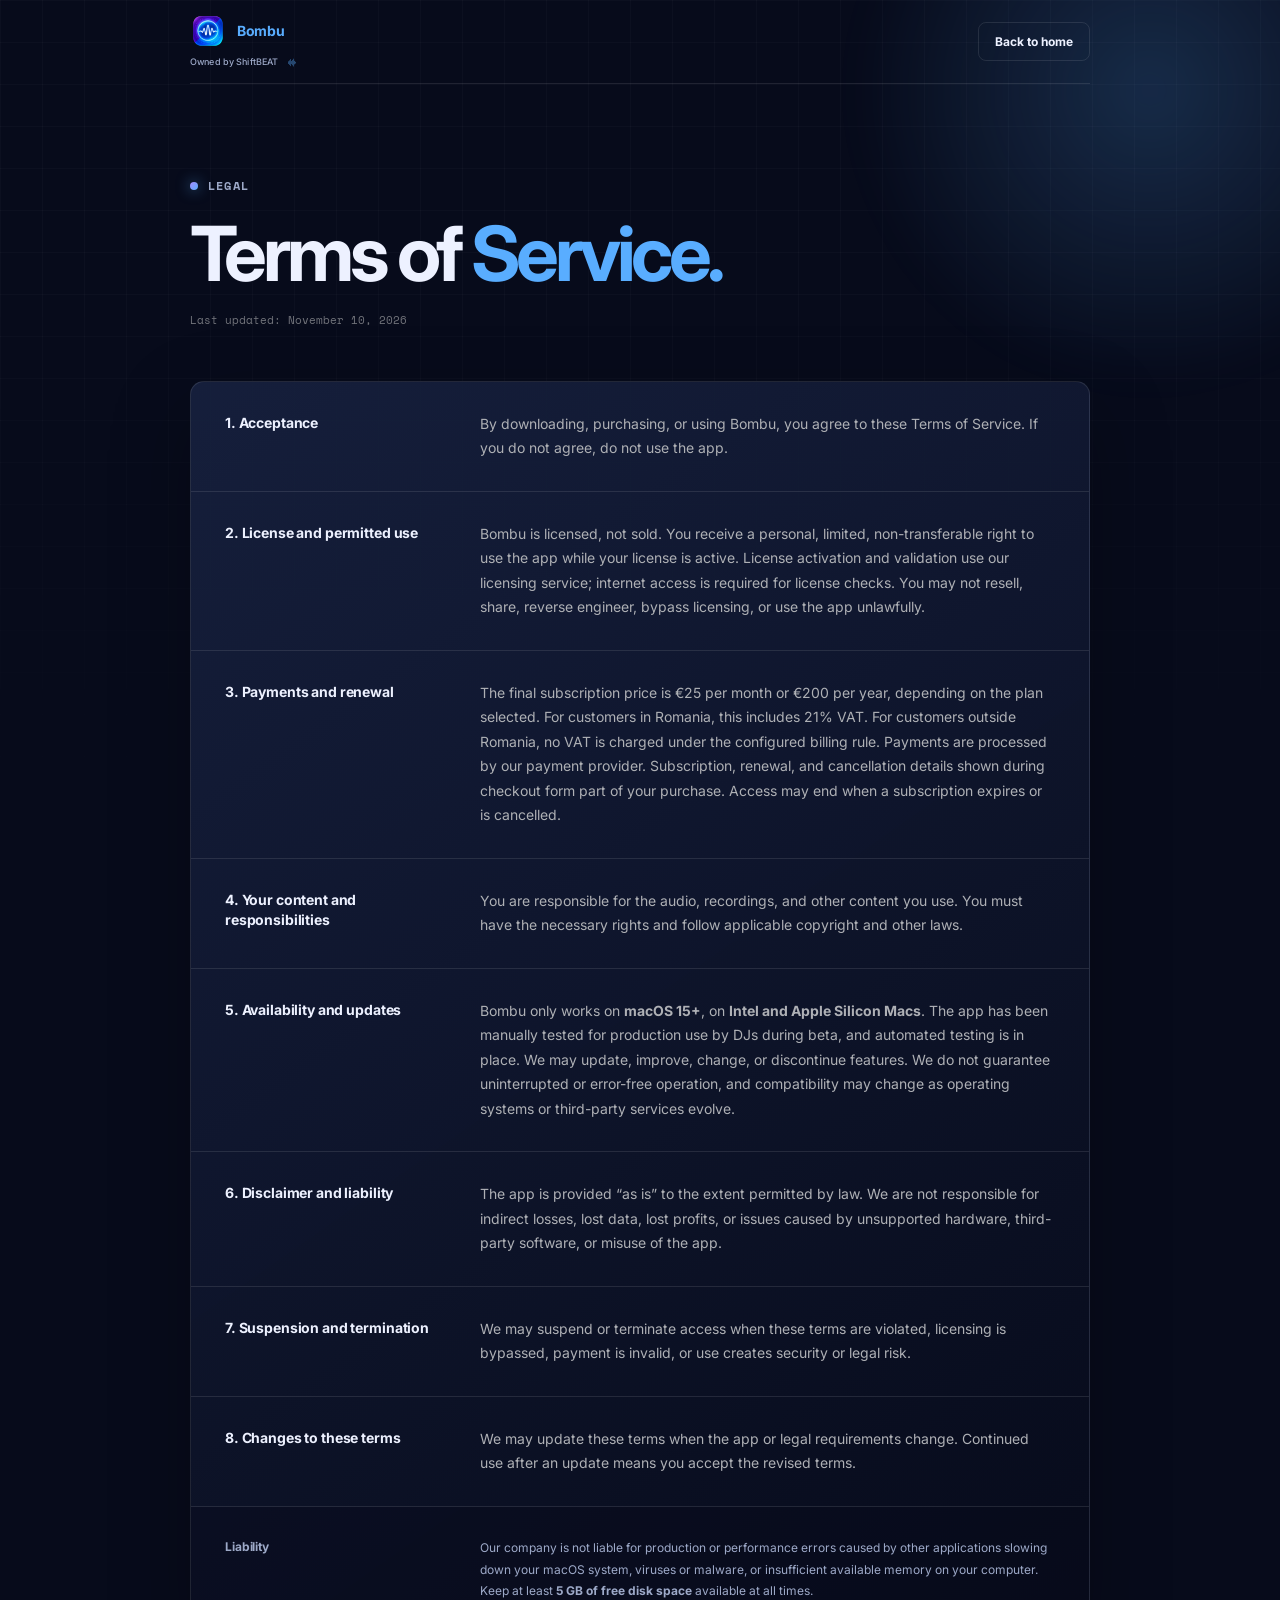
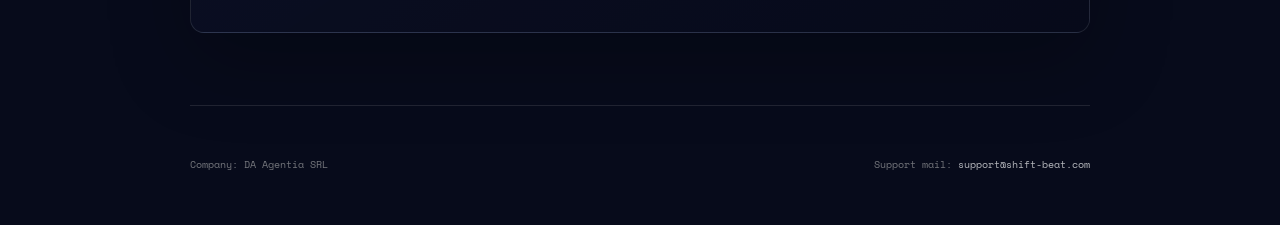
<file: product-bombu/terms.html>
<!doctype html>
<html lang="en">
  <head>
    <meta charset="UTF-8" />
    <meta name="viewport" content="width=device-width, initial-scale=1.0" />
    <meta name="description" content="Bombu terms of service: licensing, monthly and yearly subscriptions, macOS 15+ compatibility, testing and system-resource requirements." />
    <meta name="theme-color" content="#070b1b" />
    <title>Terms of Service · Bombu</title>
    <link rel="icon" type="image/png" sizes="any" href="favicon.png" />
    <link rel="apple-touch-icon" href="assets/bombu-icon.png" />
    <link rel="canonical" href="https://shift-beat.com/product-bombu/terms.html" />
    <meta name="robots" content="index, follow" />
    <meta property="og:type" content="website" />
    <meta property="og:title" content="Terms of Service · Bombu" />
    <meta property="og:url" content="https://shift-beat.com/product-bombu/terms.html" />
    <script type="application/ld+json">{"@context": "https://schema.org", "@type": "WebPage", "@id": "https://shift-beat.com/product-bombu/terms.html#page", "url": "https://shift-beat.com/product-bombu/terms.html", "name": "Terms of Service · Bombu", "inLanguage": "en", "isPartOf": {"@id": "https://shift-beat.com/product-bombu/#website"}}</script>
    <link rel="stylesheet" href="terms.css" />
  </head>
  <body>
    <header>
      <div class="brand-lockup"><a class="logo" href="/product-bombu/" aria-label="Bombu home">
        <img src="assets/bombu-icon.png" alt="" />
        <span><b>Bombu</b></span>
      </a><a class="brand-ownership" href="https://shift-beat.com"><span>Owned by ShiftBEAT</span><span class="ownership-mark" aria-hidden="true"></span></a></div>
      <a class="back-link" href="/product-bombu/">Back to home</a>
    </header>

    <main>
      <section class="terms-heading">
        <p class="eyebrow"><span></span> Legal</p>
        <h1>Terms of <em>Service.</em></h1>
        <p class="updated">Last updated: November 10, 2026</p>
      </section>

      <article class="terms-card">
        <section>
          <h2>1. Acceptance</h2>
          <p>By downloading, purchasing, or using Bombu, you agree to these Terms of Service. If you do not agree, do not use the app.</p>
        </section>

        <section>
          <h2>2. License and permitted use</h2>
          <p>Bombu is licensed, not sold. You receive a personal, limited, non-transferable right to use the app while your license is active. License activation and validation use our licensing service; internet access is required for license checks. You may not resell, share, reverse engineer, bypass licensing, or use the app unlawfully.</p>
        </section>

        <section>
          <h2>3. Payments and renewal</h2>
          <p>The final subscription price is €25 per month or €200 per year, depending on the plan selected. For customers in Romania, this includes 21% VAT. For customers outside Romania, no VAT is charged under the configured billing rule. Payments are processed by our payment provider. Subscription, renewal, and cancellation details shown during checkout form part of your purchase. Access may end when a subscription expires or is cancelled.</p>
        </section>

        <section>
          <h2>4. Your content and responsibilities</h2>
          <p>You are responsible for the audio, recordings, and other content you use. You must have the necessary rights and follow applicable copyright and other laws.</p>
        </section>

        <section>
          <h2>5. Availability and updates</h2>
          <p>Bombu only works on <strong>macOS 15+</strong>, on <strong>Intel and Apple Silicon Macs</strong>. The app has been manually tested for production use by DJs during beta, and automated testing is in place. We may update, improve, change, or discontinue features. We do not guarantee uninterrupted or error-free operation, and compatibility may change as operating systems or third-party services evolve.</p>
        </section>

        <section>
          <h2>6. Disclaimer and liability</h2>
          <p>The app is provided “as is” to the extent permitted by law. We are not responsible for indirect losses, lost data, lost profits, or issues caused by unsupported hardware, third-party software, or misuse of the app.</p>
        </section>

        <section>
          <h2>7. Suspension and termination</h2>
          <p>We may suspend or terminate access when these terms are violated, licensing is bypassed, payment is invalid, or use creates security or legal risk.</p>
        </section>

        <section>
          <h2>8. Changes to these terms</h2>
          <p>We may update these terms when the app or legal requirements change. Continued use after an update means you accept the revised terms.</p>
        </section>
        <section class="liability-section" aria-labelledby="liability-title">
          <h2 id="liability-title">Liability</h2>
          <p>Our company is not liable for production or performance errors caused by other applications slowing down your macOS system, viruses or malware, or insufficient available memory on your computer. Keep at least <strong>5 GB of free disk space</strong> available at all times.</p>
        </section>
      </article>
    </main>

    <footer>
      <p>Company: DA Agentia SRL</p>
      <p>Support mail: <a href="mailto:support@shift-beat.com">support@shift-beat.com</a></p>
    </footer>
  </body>
</html>
</file>
<file: styles.css>
@import url('https://fonts.googleapis.com/css2?family=Inter:wght@400;500;600;700;800&family=Space+Mono:wght@400;700&display=swap');

:root { color-scheme: dark; --bg:#060b0f; --panel:#0b1317; --panel-light:#102027; --text:#dee8eb; --muted:#829ca6; --line:rgba(255,255,255,.1); --cyan:#24e0f0; --accent:#73fa8c; --green:#73fa8c; --width:1180px; --partner-bar-height:82px; }
* { box-sizing: border-box; }
html { max-width:100%; overflow-x:clip; scroll-behavior:smooth; }
body { max-width:100%; margin:0; padding-top:var(--partner-bar-height); overflow-x:clip; background:var(--bg); color:var(--text); font-family:Inter,system-ui,sans-serif; -webkit-font-smoothing:antialiased; }
body::before { position:fixed; z-index:-2; inset:0; content:""; background-image:linear-gradient(rgba(255,255,255,.022) 1px,transparent 1px),linear-gradient(90deg,rgba(255,255,255,.022) 1px,transparent 1px); background-size:42px 42px; mask-image:linear-gradient(#000 30%,transparent 92%); }
a { color:inherit; text-decoration:none; }






header, main, footer { width:min(var(--width),calc(100% - 40px)); margin-inline:auto; }
header { height:84px; display:flex; align-items:center; justify-content:space-between; border-bottom:1px solid var(--line); }
.logo { display:inline-flex; align-items:center; gap:11px; font-size:14px; font-weight:700; letter-spacing:-.02em; }
.logo img { width:36px; height:36px; border-radius:9px; }
.logo b { color:var(--cyan); }
.header-actions { display:flex; align-items:center; gap:10px; }
.header-download { padding:11px 16px; border:1px solid var(--line); border-radius:8px; font-size:12px; font-weight:700; }
.header-download:hover { border-color:var(--cyan); }

.hero { position:relative; min-height:680px; display:grid; grid-template-columns:.84fr 1.16fr; align-items:center; gap:28px; }
.hero::after { position:absolute; z-index:-1; top:0; right:-160px; width:720px; height:600px; content:""; border-radius:50%; background:radial-gradient(circle,rgba(36,224,240,.2),transparent 68%); filter:blur(16px); }
.kicker,.section-label { color:var(--muted); font:700 12px/1 "Space Mono",monospace; letter-spacing:.1em; text-transform:uppercase; }
.kicker { display:flex; align-items:center; gap:10px; margin:0 0 26px; }
.kicker span { width:7px; height:7px; border-radius:50%; background:var(--green); box-shadow:0 0 13px var(--green); }
h1,h2,h3,p { text-wrap:balance; }
h1 { margin:0; max-width:660px; font-size:clamp(54px,6.1vw,88px); line-height:.98; letter-spacing:-.065em; }
h1 em { color:var(--cyan); font-style:normal; }
.lead { max-width:540px; margin:28px 0 34px; color:#a7bcc5; font-size:18px; line-height:1.65; }
.button { display:inline-flex; align-items:center; gap:24px; padding:17px 20px; border-radius:9px; background:linear-gradient(135deg,var(--accent),var(--cyan)); box-shadow:0 13px 40px rgba(115,250,140,.2); font-size:13px; font-weight:800; transition:filter .2s ease,transform .2s ease; }
.button:hover { filter:brightness(1.12); transform:translateY(-1px); }
.button span { font-size:18px; }
.platforms { margin:16px 0 0; color:#829ca6; font:400 11px/1 "Space Mono",monospace; }
.hero-visual { position:relative; min-height:480px; }

.key-points,.description,.features,.download { border-top:1px solid var(--line); }
.key-points { display:grid; grid-template-columns:minmax(230px,.8fr) minmax(0,2.2fr); gap:clamp(36px,7vw,100px); padding:86px 0 96px; }
.key-points-heading h2 { margin:22px 0 0; font-size:clamp(34px,4.2vw,54px); line-height:1.04; letter-spacing:-.05em; }
.key-points-list { display:grid; grid-template-columns:repeat(2,minmax(0,1fr)); gap:12px 18px; margin:0; padding:0; list-style:none; }
.key-points-list li { position:relative; min-height:70px; display:flex; align-items:center; padding:16px 17px 16px 50px; border:1px solid rgba(255,255,255,.085); border-radius:10px; background:linear-gradient(145deg,rgba(16,32,39,.9),rgba(11,19,23,.82)); color:#d8d9dc; font-size:13px; font-weight:600; line-height:1.5; }
.key-points-list li::before { position:absolute; left:19px; width:12px; height:12px; content:""; border:2px solid #24e0f0; border-radius:3px; background:linear-gradient(135deg,var(--accent),var(--cyan)); box-shadow:0 0 0 4px rgba(115,250,140,.1),0 0 18px rgba(36,224,240,.3); transform:rotate(45deg); }
.description { display:grid; grid-template-columns:1fr 3fr; gap:24px; padding:120px 0; }
.section-label { margin:6px 0 0; }
.description>div { max-width:800px; }
.description h2,.download h2 { margin:0; font-size:clamp(38px,5.4vw,66px); line-height:1.04; letter-spacing:-.055em; }
.description div p { max-width:650px; margin:30px 0 0; color:var(--muted); font-size:17px; line-height:1.75; }
.features { padding:110px 0 130px; }
.features>.section-label { margin-bottom:38px; }
.feature-grid { display:grid; grid-template-columns:repeat(4,1fr); gap:10px; }
.feature-grid article { min-height:305px; padding:24px; border:1px solid var(--line); border-radius:12px; background:linear-gradient(145deg,var(--panel-light),#0b1317); }
.number { color:#829ca6; font:400 11px/1 "Space Mono",monospace; }
.feature-icon { height:88px; margin:37px 0 29px; }
.feature-grid h3 { margin:0 0 12px; font-size:16px; letter-spacing:-.025em; }
.feature-grid p { margin:0; color:var(--muted); font-size:12px; line-height:1.6; }
.waveform-icon { display:flex; align-items:center; gap:6px; }
.waveform-icon i { width:7px; height:35%; border-radius:5px; background:var(--cyan); }
.waveform-icon i:nth-child(2n) { height:74%; } .waveform-icon i:nth-child(3n) { height:48%; }
.pads-icon { display:grid; grid-template-columns:repeat(2,39px); gap:7px; align-content:center; }
.pads-icon i { aspect-ratio:1; border-radius:6px; background:linear-gradient(145deg,#24e0f0,#73fa8c); box-shadow:0 8px 18px rgba(115,250,140,.16); }
.fx-icon { display:flex; align-items:center; color:var(--green); font:800 39px/1 Inter,sans-serif; text-shadow:0 0 30px rgba(61,245,122,.25); }
.midi-icon { display:flex; align-items:center; gap:19px; }
.midi-icon i { width:19px; height:19px; border:2px solid #c4c5c7; border-radius:50%; background:var(--panel); box-shadow:0 0 0 6px rgba(255,255,255,.04); }
.midi-icon i:nth-child(2) { transform:translateY(-16px); } .midi-icon i:nth-child(3) { transform:translateY(9px); }

.download { display:flex; flex-direction:column; align-items:center; padding:120px 0 140px; }
.download > .purchase-form,.download > .download-list { width:100%; }
.download h2 { margin-top:24px; }
.download-note { margin:18px 0 45px; color:var(--muted); font-size:14px; }
.billing-plan-toggle { position:relative; display:flex; align-items:center; justify-content:center; gap:12px; width:fit-content; max-width:100%; margin:24px 0 0; font-size:13px; cursor:pointer; }
.billing-plan-toggle input { position:absolute; width:1px; height:1px; opacity:0; }
.billing-plan-track { position:relative; flex:0 0 42px; height:24px; border:1px solid var(--line); border-radius:20px; background:var(--panel-light); }
.billing-plan-track::after { content:""; position:absolute; top:3px; left:3px; width:16px; height:16px; border-radius:50%; background:var(--text); }
.billing-plan-toggle input:checked + .billing-plan-track { background:var(--green); }
.billing-plan-toggle input:checked + .billing-plan-track::after { transform:translateX(18px); }
.billing-plan-toggle input:focus-visible + .billing-plan-track { outline:2px solid var(--cyan); outline-offset:4px; }
.billing-plan-toggle:has(input:disabled) { cursor:wait; }
.subscription-price { display:inline-flex; align-items:center; gap:7px; white-space:nowrap; }
.yearly-discount { padding:3px 6px; border-radius:4px; background:rgba(128,128,128,.5); color:#d3d3d3; font-size:10px; font-weight:500; line-height:1.3; }
.yearly-discount[hidden] { display:none; }
.purchase-form { max-width:680px; margin:0 0 18px; padding:24px; border:1px solid var(--line); border-radius:11px; background:rgba(21,23,26,.76); }
.purchase-form label { display:block; margin:0 0 10px; color:#d7d8da; font-size:12px; font-weight:700; }
.purchase-row { display:grid; grid-template-columns:1fr auto; gap:10px; }
.purchase-row input { min-width:0; height:52px; padding:0 16px; border:1px solid rgba(255,255,255,.16); border-radius:8px; outline:none; background:#0d0f11; color:var(--text); font:500 14px/1 Inter,sans-serif; }
.purchase-row input:focus { border-color:var(--green); box-shadow:0 0 0 3px rgba(61,245,122,.1); }
.purchase-row button { height:52px; display:inline-flex; align-items:center; justify-content:center; gap:20px; padding:0 20px; border:0; border-radius:8px; background:var(--green); color:#061009; font:800 13px/1 Inter,sans-serif; cursor:pointer; }
.purchase-row button:hover { filter:brightness(1.08); }
.purchase-row button:disabled { cursor:wait; opacity:.65; }
.purchase-status { min-height:19px; margin:12px 0 0; color:var(--muted); font-size:12px; line-height:1.55; }
.purchase-status:empty { display:none; }
.subscription-management { display:flex; flex-wrap:wrap; align-items:center; gap:6px 12px; max-width:680px; margin:0 0 24px; font-size:11px; line-height:1.6; }
.subscription-management a { display:inline-flex; flex:0 0 auto; align-items:center; justify-content:center; gap:7px; min-height:36px; padding:6px 11px; border:1px solid color-mix(in srgb,var(--cyan) 24%,transparent); border-radius:7px; background:color-mix(in srgb,var(--cyan) 5%,var(--panel)); color:var(--cyan); font-size:11px; font-weight:600; transition:border-color .2s ease,background .2s ease; }
.subscription-management a:hover { border-color:var(--cyan); background:color-mix(in srgb,var(--cyan) 10%,var(--panel)); }
.subscription-management a:focus-visible { outline:2px solid var(--cyan); outline-offset:4px; }
.subscription-management>span { color:var(--muted); }
.purchase-status[data-type="success"] { color:var(--green); }
.purchase-status[data-type="error"] { color:#ff7868; }
.download-list { max-width:680px; display:grid; gap:8px; }
.download-list a { min-height:90px; display:flex; align-items:center; gap:20px; padding:20px 24px; border:1px solid var(--line); border-radius:11px; background:rgba(21,23,26,.76); transition:border-color .2s ease,background .2s ease; }
.download-list a:hover { border-color:var(--cyan); background:#1c1817; }
.os-icon { width:30px; height:30px; flex:0 0 auto; fill:var(--text); }
.download-list a>span:nth-child(2) { display:flex; flex-direction:column; gap:6px; }
.download-list strong { font-size:14px; } .download-list small { color:var(--muted); font:400 11px/1 "Space Mono",monospace; }
.arrow { margin-left:auto; color:var(--cyan); font-size:22px; }
footer { min-height:105px; display:flex; align-items:center; justify-content:space-between; border-top:1px solid var(--line); }
footer p { color:#829ca6; font:400 9px/1 "Space Mono",monospace; text-transform:uppercase; }
footer .logo img { width:30px; height:30px; }
.sr-only { position:absolute; width:1px; height:1px; padding:0; margin:-1px; overflow:hidden; clip:rect(0,0,0,0); white-space:nowrap; border:0; }

@media (max-width:900px) { .hero { grid-template-columns:1fr; padding-top:90px; } .hero-visual { min-height:400px; } .key-points { grid-template-columns:1fr; } .description { grid-template-columns:1fr; } .feature-grid { grid-template-columns:repeat(2,1fr); } }
@media (max-width:560px) { :root { --partner-bar-height:108px; }    header,main,footer { width:min(var(--width),calc(100% - 28px)); } header { height:72px; } .header-actions { gap:7px; } .header-download { padding:9px 11px; } .hero { min-height:auto; padding:58px 0 50px; } h1 { font-size:clamp(48px,15vw,54px); } .lead { font-size:16px; } .hero-visual { min-height:310px; } .key-points { padding:72px 0 82px; gap:34px; } .key-points-list { grid-template-columns:1fr; gap:9px; } .key-points-list li { min-height:64px; padding:14px 15px 14px 47px; } .description { padding:90px 0; } .feature-grid { grid-template-columns:1fr; } .features { padding:85px 0 100px; } .feature-grid article { min-height:285px; } .download { padding:90px 0 110px; } .purchase-form { padding:18px; } .purchase-row { grid-template-columns:1fr; } .purchase-row button { width:100%; } .download-list a { min-height:92px; padding:18px; touch-action:manipulation; } footer { min-height:130px; padding:24px 0; align-items:flex-start; flex-direction:column; justify-content:center; gap:16px; } footer p { margin:0; } }
@media (prefers-reduced-motion:reduce) { html { scroll-behavior:auto; } *,*::before,*::after { animation-duration:.01ms!important; transition-duration:.01ms!important; } }

.button { color:var(--bg); }
a:focus-visible,button:focus-visible { outline:2px solid var(--cyan); outline-offset:5px; }
.skip-link { position:fixed; top:-100px; left:16px; z-index:2000; padding:14px; background:var(--cyan); color:var(--bg); border-radius:6px; }
.skip-link:focus { top:12px; }
.hero-visual { min-width:0; display:flex; align-items:center; }
.analysis-preview { width:100%; border:1px solid rgba(36,224,240,.2); border-radius:14px; background:linear-gradient(145deg,#102027,#080f14); box-shadow:0 28px 80px #0006,0 0 70px #24e0f009; overflow:hidden; }
.preview-header { display:flex; align-items:center; justify-content:space-between; gap:8px; padding:18px; border-bottom:1px solid var(--line); color:var(--muted); font:9px "Space Mono",monospace; letter-spacing:.06em; }
.preview-dots { color:#4c626a; letter-spacing:3px; }
.preview-status { color:var(--green); }
.preview-title { display:flex; flex-wrap:wrap; justify-content:space-between; gap:8px; padding:23px 22px 12px; font-size:14px; font-weight:600; }
.preview-title small { color:var(--muted); font-size:10px; font-weight:400; }
.preview-wave { margin:12px 20px; padding:16px; border:1px solid var(--line); border-radius:9px; background:#060b0f88; }
.wave-caption { display:flex; justify-content:space-between; align-items:center; color:var(--cyan); font:10px "Space Mono",monospace; }
.wave-caption b { font-size:19px; font-weight:400; }
.waveform { display:block; width:100%; height:80px; margin:12px 0; fill:none; stroke:var(--cyan); stroke-width:3; stroke-linecap:round; }
.waveform .cue-line { stroke:var(--green); stroke-width:1; }
.preview-wave small { color:var(--muted); font:9px "Space Mono",monospace; }
.entry .waveform,.entry .wave-caption { stroke:var(--green); color:var(--green); }
.entry .cue-line { stroke:var(--cyan); }
.handoff-link { display:flex; align-items:center; gap:12px; padding:3px 28px; color:var(--green); font:9px "Space Mono",monospace; letter-spacing:.06em; }
.handoff-link span { height:1px; background:var(--line); flex:1; }
.preview-bottom { display:flex; justify-content:space-between; gap:10px; padding:16px 22px 22px; color:var(--muted); font:9px "Space Mono",monospace; }
.preview-bottom i { display:inline-block; width:5px; height:5px; margin-right:5px; background:var(--green); border-radius:50%; }
.release-pending { display:flex; align-items:center; gap:20px; padding:22px 24px; border:1px solid var(--line); border-radius:11px; background:var(--panel); }
.release-pending>span { display:flex; flex-direction:column; gap:9px; }
.download-list small { line-height:1.6; }
.release-pending small:last-child { color:var(--green); }
.footer-support { color:var(--muted); font-size:12px; }
@media(max-width:560px) { .analysis-preview { margin-top:12px; } .preview-header { padding:13px 12px; font-size:7px; } .preview-dots { letter-spacing:1px; } .preview-title { padding:20px 14px 8px; } .preview-wave { margin:12px; padding:13px; } .preview-bottom { padding:13px 14px 18px; font-size:8px; } .wave-caption { font-size:9px; } .wave-caption b { font-size:17px; } .hero-visual { min-height:0; } .platforms { line-height:1.7; } .download-list small { font-size:10px; } .release-pending { padding:18px; gap:14px; } }
.download { scroll-margin-top:calc(var(--partner-bar-height) + 24px); }


.partner-bar { position:fixed; z-index:1000; inset:0 0 auto; height:var(--partner-bar-height); padding-block:10px; background:rgba(6,11,15,.9); backdrop-filter:blur(18px); border-bottom:1px solid rgba(36,224,240,.1); }
.partner-bar-inner { width:min(var(--width),calc(100% - 40px)); height:100%; display:flex; align-items:center; gap:15px; margin-inline:auto; padding:10px 20px; border:1px solid rgba(36,224,240,.22); border-radius:12px; background:linear-gradient(105deg,rgba(36,224,240,.09),rgba(115,250,140,.035) 65%,rgba(115,250,140,.08)); box-shadow:inset 0 1px 0 rgba(255,255,255,.035),0 6px 25px #0002; transition:border-color .2s ease,background .2s ease; }
.partner-bar-inner:hover { border-color:rgba(115,250,140,.55); background:linear-gradient(105deg,rgba(36,224,240,.13),rgba(115,250,140,.07)); }
.export-notice-icon { display:grid; place-items:center; flex:0 0 34px; width:34px; height:34px; border:1px solid rgba(36,224,240,.2); border-radius:9px; background:rgba(36,224,240,.07); color:var(--cyan); }
.export-notice-icon svg { width:19px; height:19px; stroke:currentColor; stroke-width:1.6; stroke-linecap:round; stroke-linejoin:round; }
.export-notice-copy { display:flex; align-items:center; gap:24px; min-width:0; flex:1; }
.export-notice-title { color:var(--text); font-size:13px; font-weight:600; letter-spacing:-.01em; }
.export-notice-destinations { display:flex; align-items:center; gap:9px; }
.export-notice-label { color:var(--muted); font-size:11px; }
.export-notice-destinations strong { padding:5px 11px; border:1px solid rgba(115,250,140,.2); border-radius:6px; background:rgba(6,11,15,.45); color:var(--green); font-size:12px; font-weight:600; letter-spacing:-.02em; line-height:1.2; }
.export-notice-destinations strong:last-child { color:var(--cyan); border-color:rgba(36,224,240,.2); }
.export-notice-plus { color:var(--muted); font-size:11px; }
.export-notice-arrow { color:var(--cyan); font-size:22px; font-weight:400; }
#playlist-export { scroll-margin-top:calc(var(--partner-bar-height) + 30px); }
@media(max-width:700px) { .export-notice-copy { flex-direction:column; align-items:flex-start; gap:7px; } .export-notice-label { display:none; } }
@media(max-width:560px) { .partner-bar-inner { width:calc(100% - 28px); padding:10px 13px; gap:12px; } .export-notice-title { font-size:12px; } .export-notice-destinations { gap:7px; } .export-notice-destinations strong { padding:4px 9px; font-size:11px; } .export-notice-arrow { margin-left:auto; } }

/* Billing continues the original purchase/download panel style. */
[hidden] { display:none!important; }
.purchase-form { padding:26px; }
.billing-heading { display:flex; align-items:baseline; justify-content:space-between; gap:12px; margin-bottom:24px; }
.billing-heading h3 { margin:0; color:var(--text); font-size:17px; font-weight:600; letter-spacing:-.025em; }
.billing-heading p { margin:0; color:var(--muted); font-size:11px; line-height:1.5; text-wrap:pretty; }
.billing-fields { min-width:0; margin:0; padding:0; border:0; }
.billing-grid { display:grid; grid-template-columns:repeat(2,minmax(0,1fr)); gap:18px 16px; }
.billing-full { grid-column:1/-1; }
.billing-field { min-width:0; }
.purchase-form .billing-field label { margin:0 0 8px; color:var(--text); font-size:12px; font-weight:600; }
.billing-field input,.billing-field select { display:block; width:100%; min-width:0; height:50px; margin:0; padding:0 14px; border:1px solid rgba(255,255,255,.14); border-radius:8px; background:#0d0f11; color:var(--text); font:400 14px/1.4 Inter,system-ui,sans-serif; transition:border-color .18s,box-shadow .18s; }
.billing-field select { appearance:none; padding-right:38px; background-image:url("data:image/svg+xml,%3Csvg xmlns='http://www.w3.org/2000/svg' width='16' height='16' fill='none' stroke='%23829ca6' stroke-width='1.5' viewBox='0 0 16 16'%3E%3Cpath d='m4 6 4 4 4-4'/%3E%3C/svg%3E"); background-repeat:no-repeat; background-position:right 13px center; text-overflow:ellipsis; }
.billing-field input::placeholder { color:#71818a; opacity:1; }
.billing-field input:hover,.billing-field select:not(:disabled):hover { border-color:rgba(255,255,255,.26); }
.billing-field input:focus,.billing-field select:focus { outline:none; border-color:var(--green); box-shadow:0 0 0 3px rgba(115,250,140,.08); }
.billing-field input:disabled,.billing-field select:disabled { color:var(--muted); opacity:.65; }
.billing-submit { display:flex; align-items:center; justify-content:center; gap:20px; width:100%; min-height:52px; margin:24px 0 0; padding:15px 20px; border:0; border-radius:8px; background:var(--green); color:#061009; font:800 13px/1.4 Inter,system-ui,sans-serif; cursor:pointer; transition:filter .18s; }
.billing-submit:hover { filter:brightness(1.08); }
.billing-submit:focus-visible { outline:2px solid var(--green); outline-offset:4px; }
.billing-submit:disabled { opacity:.65; cursor:not-allowed; }
.billing-submit span { font-size:18px; font-weight:500; }
.billing-checkout-note { display:flex; align-items:center; justify-content:center; gap:6px; margin:13px 0 0; color:var(--muted); font-size:10px; line-height:1.5; }
.billing-checkout-note svg { width:12px; height:12px; fill:none; stroke:currentColor; stroke-width:1.2; }
.billing-catalog-feedback p { margin:14px 0 0; color:#ffac99; font-size:12px; line-height:1.6; text-wrap:pretty; }
.billing-catalog-feedback p:empty { display:none; }
#billing-retry { margin-top:9px; padding:8px 13px; border:1px solid var(--line); border-radius:6px; background:var(--bg); color:var(--cyan); cursor:pointer; }
@media(max-width:560px) {
 .purchase-form { padding:20px; }
 .billing-heading { align-items:flex-start; flex-direction:column; gap:5px; margin-bottom:23px; }
 .billing-grid { grid-template-columns:1fr; gap:17px; }
 .billing-field input,.billing-field select { font-size:16px; }
 .billing-submit { margin-top:22px; }
}

/* Bombu's compact blue/violet card is scoped to this product link. */
.also-product { padding:40px 0 52px; border-top:1px solid var(--line); }
.also-product-card { position:relative; isolation:isolate; overflow:hidden; display:flex; align-items:center; gap:18px; width:100%; max-width:560px; margin-top:16px; padding:20px; border:1px solid rgba(130,153,255,.28); border-radius:16px; background:radial-gradient(ellipse at 100% 0,rgba(89,173,255,.14),transparent 62%),linear-gradient(115deg,#11162f,#0b1123); box-shadow:inset 0 1px 0 rgba(199,209,255,.06); transition:border-color .2s,box-shadow .2s; }
.also-product-card::before { position:absolute; left:0; top:20px; bottom:20px; width:2px; border-radius:2px; content:""; background:linear-gradient(#59adff,#a68cff); }
.also-product-card:hover { border-color:rgba(166,140,255,.65); box-shadow:0 8px 28px rgba(42,69,153,.15),inset 0 1px 0 rgba(199,209,255,.1); }
.also-product-card:focus-visible { outline:2px solid #a68cff; outline-offset:4px; }
.also-product-card img { flex:0 0 auto; width:56px; height:56px; border-radius:13px; box-shadow:0 4px 18px rgba(72,62,235,.2); }
.also-product-copy { min-width:0; }
.also-product-card h2 { margin:0 0 6px; color:#edf1ff; font-size:26px; line-height:1.1; letter-spacing:-.04em; }
.also-product-description { display:block; color:#aab5d6; font-size:12px; line-height:1.6; text-wrap:pretty; }
.also-product-wave { flex:0 0 auto; width:64px; height:24px; margin-left:auto; color:#59adff; opacity:.65; }
.also-product-arrow { flex:0 0 auto; display:grid; place-items:center; width:30px; height:30px; margin-left:auto; border:1px solid rgba(166,140,255,.24); border-radius:50%; background:rgba(166,140,255,.07); color:#bda9ff; font-size:18px; }
.also-product-wave + .also-product-arrow { margin-left:0; }
@media(max-width:560px) { .also-product-card { padding:16px; gap:14px; border-radius:13px; } .also-product-card img { width:48px; height:48px; border-radius:11px; } .also-product-card h2 { font-size:24px; } .also-product-wave { display:none; } .also-product-wave + .also-product-arrow { margin-left:auto; } }
</file>
<file: product-bombu/styles.css>
@import url('https://fonts.googleapis.com/css2?family=Inter:wght@400;500;600;700;800&family=Space+Mono:wght@400;700&display=swap');

:root { color-scheme: dark; --bg:#070b1b; --panel:#0e1630; --panel-light:#17213e; --text:#edf1ff; --muted:#9da9c8; --line:rgba(255,255,255,.1); --cyan:#59adff; --accent:#a68cff; --green:#a68cff; --width:100%; --partner-bar-height:82px; }
* { box-sizing: border-box; }
html { max-width:100%; overflow-x:clip; scroll-behavior:smooth; }
body { max-width:100%; margin:0; padding-top:var(--partner-bar-height); overflow-x:clip; background:var(--bg); color:var(--text); font-family:Inter,system-ui,sans-serif; -webkit-font-smoothing:antialiased; }
body::before { position:fixed; z-index:-2; inset:0; content:""; background-image:linear-gradient(rgba(255,255,255,.022) 1px,transparent 1px),linear-gradient(90deg,rgba(255,255,255,.022) 1px,transparent 1px); background-size:42px 42px; mask-image:linear-gradient(#000 30%,transparent 92%); }
a { color:inherit; text-decoration:none; }






header, main, footer { width:min(var(--width),calc(100% - 40px)); margin-inline:auto; }
header { height:84px; display:flex; align-items:center; justify-content:space-between; border-bottom:1px solid var(--line); }
.logo { display:inline-flex; align-items:center; gap:11px; font-size:14px; font-weight:700; letter-spacing:-.02em; }
.logo img { width:36px; height:36px; border-radius:9px; }
.logo b { color:var(--cyan); }
.header-actions { display:flex; align-items:center; gap:10px; }
.header-download { padding:11px 16px; border:1px solid var(--line); border-radius:8px; font-size:12px; font-weight:700; }
.header-download:hover { border-color:var(--cyan); }

.hero { position:relative; min-height:680px; display:grid; grid-template-columns:.84fr 1.16fr; align-items:center; gap:28px; }
.hero::after { position:absolute; z-index:-1; top:0; right:-160px; width:720px; height:600px; content:""; border-radius:50%; background:radial-gradient(circle,rgba(89,173,255,.2),transparent 68%); filter:blur(16px); }
.kicker,.section-label { color:var(--muted); font:700 12px/1 "Space Mono",monospace; letter-spacing:.1em; text-transform:uppercase; }
.kicker { display:flex; align-items:center; gap:10px; margin:0 0 26px; }
.kicker span { width:7px; height:7px; border-radius:50%; background:var(--green); box-shadow:0 0 13px var(--green); }
h1,h2,h3,p { text-wrap:balance; }
h1 { margin:0; max-width:660px; font-size:clamp(54px,6.1vw,88px); line-height:.98; letter-spacing:-.065em; }
h1 em { color:var(--cyan); font-style:normal; }
.lead { max-width:540px; margin:28px 0 34px; color:#b5bfda; font-size:18px; line-height:1.65; }
.button { display:inline-flex; align-items:center; gap:24px; padding:17px 20px; border-radius:9px; background:linear-gradient(135deg,var(--accent),var(--cyan)); box-shadow:0 13px 40px rgba(166,140,255,.2); font-size:13px; font-weight:800; transition:filter .2s ease,transform .2s ease; }
.button:hover { filter:brightness(1.12); transform:translateY(-1px); }
.button span { font-size:18px; }
.platforms { margin:16px 0 0; color:#9da9c8; font:400 11px/1 "Space Mono",monospace; }
.hero-visual { position:relative; min-height:480px; }

.key-points,.description,.features,.download { border-top:1px solid var(--line); }
.key-points { display:grid; grid-template-columns:minmax(230px,.8fr) minmax(0,2.2fr); gap:clamp(36px,7vw,100px); padding:86px 0 96px; }
.key-points-heading h2 { margin:22px 0 0; font-size:clamp(34px,4.2vw,54px); line-height:1.04; letter-spacing:-.05em; }
.key-points-list { display:grid; grid-template-columns:repeat(2,minmax(0,1fr)); gap:12px 18px; margin:0; padding:0; list-style:none; }
.key-points-list li { position:relative; min-height:70px; display:flex; align-items:center; padding:16px 17px 16px 50px; border:1px solid rgba(255,255,255,.085); border-radius:10px; background:linear-gradient(145deg,rgba(23,33,62,.9),rgba(14,22,48,.82)); color:#d8d9dc; font-size:13px; font-weight:600; line-height:1.5; }
.key-points-list li::before { position:absolute; left:19px; width:12px; height:12px; content:""; border:2px solid #59adff; border-radius:3px; background:linear-gradient(135deg,var(--accent),var(--cyan)); box-shadow:0 0 0 4px rgba(166,140,255,.1),0 0 18px rgba(89,173,255,.3); transform:rotate(45deg); }
.description { display:grid; grid-template-columns:1fr 3fr; gap:24px; padding:120px 0; }
.section-label { margin:6px 0 0; }
.description>div { max-width:800px; }
.description h2,.download h2 { margin:0; font-size:clamp(38px,5.4vw,66px); line-height:1.04; letter-spacing:-.055em; }
.description div p { max-width:650px; margin:30px 0 0; color:var(--muted); font-size:17px; line-height:1.75; }
.features { padding:110px 0 130px; }
.features>.section-label { margin-bottom:38px; }
.feature-grid { display:grid; grid-template-columns:repeat(4,1fr); gap:10px; }
.feature-grid article { min-height:305px; padding:24px; border:1px solid var(--line); border-radius:12px; background:linear-gradient(145deg,var(--panel-light),#0e1630); }
.number { color:#9da9c8; font:400 11px/1 "Space Mono",monospace; }
.feature-icon { height:88px; margin:37px 0 29px; }
.feature-grid h3 { margin:0 0 12px; font-size:16px; letter-spacing:-.025em; }
.feature-grid p { margin:0; color:var(--muted); font-size:12px; line-height:1.6; }
.waveform-icon { display:flex; align-items:center; gap:6px; }
.waveform-icon i { width:7px; height:35%; border-radius:5px; background:var(--cyan); }
.waveform-icon i:nth-child(2n) { height:74%; } .waveform-icon i:nth-child(3n) { height:48%; }
.pads-icon { display:grid; grid-template-columns:repeat(2,39px); gap:7px; align-content:center; }
.pads-icon i { aspect-ratio:1; border-radius:6px; background:linear-gradient(145deg,#59adff,#a68cff); box-shadow:0 8px 18px rgba(166,140,255,.16); }
.fx-icon { display:flex; align-items:center; color:var(--green); font:800 39px/1 Inter,sans-serif; text-shadow:0 0 30px rgba(166,140,255,.25); }
.midi-icon { display:flex; align-items:center; gap:19px; }
.midi-icon i { width:19px; height:19px; border:2px solid #c4c5c7; border-radius:50%; background:var(--panel); box-shadow:0 0 0 6px rgba(255,255,255,.04); }
.midi-icon i:nth-child(2) { transform:translateY(-16px); } .midi-icon i:nth-child(3) { transform:translateY(9px); }

.download { padding:120px 0 140px; }
.download h2 { margin-top:24px; }
.download-note { margin:18px 0 45px; color:var(--muted); font-size:14px; }
.billing-plan-toggle { position:relative; display:flex; align-items:center; justify-content:center; gap:12px; width:fit-content; max-width:100%; margin:24px auto 0; font-size:13px; cursor:pointer; }
.billing-plan-toggle input { position:absolute; width:1px; height:1px; opacity:0; }
.billing-plan-track { position:relative; flex:0 0 42px; height:24px; border:1px solid var(--line); border-radius:20px; background:var(--panel-light); }
.billing-plan-track::after { content:""; position:absolute; top:3px; left:3px; width:16px; height:16px; border-radius:50%; background:var(--text); }
.billing-plan-toggle input:checked + .billing-plan-track { background:var(--accent); }
.billing-plan-toggle input:checked + .billing-plan-track::after { transform:translateX(18px); }
.billing-plan-toggle input:focus-visible + .billing-plan-track { outline:2px solid var(--cyan); outline-offset:4px; }
.billing-plan-toggle:has(input:disabled) { cursor:wait; }
.subscription-price { display:inline-flex; align-items:center; gap:7px; white-space:nowrap; }
.yearly-discount { padding:3px 6px; border-radius:4px; background:rgba(128,128,128,.5); color:#d3d3d3; font-size:10px; font-weight:500; line-height:1.3; }
.yearly-discount[hidden] { display:none; }
.purchase-form { max-width:680px; margin:0 auto 18px; padding:24px; border:1px solid var(--line); border-radius:11px; background:rgba(14,22,48,.88); }
.purchase-form label { display:block; margin:0 0 10px; color:#d7d8da; font-size:12px; font-weight:700; }
.purchase-row { display:grid; grid-template-columns:1fr auto; gap:10px; }
.purchase-row input { min-width:0; height:52px; padding:0 16px; border:1px solid rgba(255,255,255,.16); border-radius:8px; outline:none; background:#090f23; color:var(--text); font:500 14px/1 Inter,sans-serif; }
.purchase-row input:focus { border-color:var(--green); box-shadow:0 0 0 3px rgba(166,140,255,.1); }
.purchase-row button { height:52px; display:inline-flex; align-items:center; justify-content:center; gap:20px; padding:0 20px; border:0; border-radius:8px; background:var(--green); color:#090c1c; font:800 13px/1 Inter,sans-serif; cursor:pointer; }
.purchase-row button:hover { filter:brightness(1.08); }
.purchase-row button:disabled { cursor:wait; opacity:.65; }
.purchase-status { min-height:19px; margin:12px 0 0; color:var(--muted); font-size:12px; line-height:1.55; }
.purchase-status:empty { display:none; }
.subscription-management { display:flex; flex-wrap:wrap; align-items:center; gap:6px 12px; max-width:680px; margin:0 0 24px; font-size:11px; line-height:1.6; }
.subscription-management a { display:inline-flex; flex:0 0 auto; align-items:center; justify-content:center; gap:7px; min-height:36px; padding:6px 11px; border:1px solid color-mix(in srgb,var(--cyan) 24%,transparent); border-radius:7px; background:color-mix(in srgb,var(--cyan) 5%,var(--panel)); color:var(--cyan); font-size:11px; font-weight:600; transition:border-color .2s ease,background .2s ease; }
.subscription-management a:hover { border-color:var(--cyan); background:color-mix(in srgb,var(--cyan) 10%,var(--panel)); }
.subscription-management a:focus-visible { outline:2px solid var(--cyan); outline-offset:4px; }
.subscription-management>span { color:var(--muted); }
.purchase-status[data-type="success"] { color:var(--green); }
.purchase-status[data-type="error"] { color:#ff7868; }
.download-list { max-width:680px; display:grid; gap:8px; }
.download-list a { min-height:90px; display:flex; align-items:center; gap:20px; padding:20px 24px; border:1px solid var(--line); border-radius:11px; background:rgba(14,22,48,.88); transition:border-color .2s ease,background .2s ease; }
.download-list a:hover { border-color:var(--cyan); background:#18213e; }
.os-icon { width:30px; height:30px; flex:0 0 auto; fill:var(--text); }
.download-list a>span:nth-child(2) { display:flex; flex-direction:column; gap:6px; }
.download-list strong { font-size:14px; } .download-list small { color:var(--muted); font:400 11px/1 "Space Mono",monospace; }
.arrow { margin-left:auto; color:var(--cyan); font-size:22px; }
footer { min-height:105px; display:flex; align-items:center; justify-content:space-between; border-top:1px solid var(--line); }
footer p { color:#9da9c8; font:400 9px/1 "Space Mono",monospace; text-transform:uppercase; }
footer .logo img { width:30px; height:30px; }
.sr-only { position:absolute; width:1px; height:1px; padding:0; margin:-1px; overflow:hidden; clip:rect(0,0,0,0); white-space:nowrap; border:0; }

@media (max-width:900px) { .hero { grid-template-columns:1fr; padding-top:90px; } .hero-visual { min-height:400px; } .key-points { grid-template-columns:1fr; } .description { grid-template-columns:1fr; } .feature-grid { grid-template-columns:repeat(2,1fr); } }
@media (max-width:560px) { :root { --partner-bar-height:108px; }    header,main,footer { width:min(var(--width),calc(100% - 28px)); } header { height:72px; } .header-actions { gap:7px; } .header-download { padding:9px 11px; } .hero { min-height:auto; padding:58px 0 50px; } h1 { font-size:clamp(48px,15vw,54px); } .lead { font-size:16px; } .hero-visual { min-height:310px; } .key-points { padding:72px 0 82px; gap:34px; } .key-points-list { grid-template-columns:1fr; gap:9px; } .key-points-list li { min-height:64px; padding:14px 15px 14px 47px; } .description { padding:90px 0; } .feature-grid { grid-template-columns:1fr; } .features { padding:85px 0 100px; } .feature-grid article { min-height:285px; } .download { padding:90px 0 110px; } .purchase-form { padding:18px; } .purchase-row { grid-template-columns:1fr; } .purchase-row button { width:100%; } .download-list a { min-height:92px; padding:18px; touch-action:manipulation; } footer { min-height:130px; padding:24px 0; align-items:flex-start; flex-direction:column; justify-content:center; gap:16px; } footer p { margin:0; } }
@media (prefers-reduced-motion:reduce) { html { scroll-behavior:auto; } *,*::before,*::after { animation-duration:.01ms!important; transition-duration:.01ms!important; } }

.button { color:var(--bg); }
a:focus-visible,button:focus-visible { outline:2px solid var(--cyan); outline-offset:5px; }
.skip-link { position:fixed; top:-100px; left:16px; z-index:2000; padding:14px; background:var(--cyan); color:var(--bg); border-radius:6px; }
.skip-link:focus { top:12px; }
.hero-visual { min-width:0; display:flex; align-items:center; }
.analysis-preview { width:100%; border:1px solid rgba(89,173,255,.2); border-radius:14px; background:linear-gradient(145deg,#17213e,#090e21); box-shadow:0 28px 80px #0006,0 0 70px #59adff09; overflow:hidden; }
.preview-header { display:flex; align-items:center; justify-content:space-between; gap:8px; padding:18px; border-bottom:1px solid var(--line); color:var(--muted); font:9px "Space Mono",monospace; letter-spacing:.06em; }
.preview-dots { color:#4c626a; letter-spacing:3px; }
.preview-status { color:var(--green); }
.preview-title { display:flex; flex-wrap:wrap; justify-content:space-between; gap:8px; padding:23px 22px 12px; font-size:14px; font-weight:600; }
.preview-title small { color:var(--muted); font-size:10px; font-weight:400; }
.preview-wave { margin:12px 20px; padding:16px; border:1px solid var(--line); border-radius:9px; background:#070b1b88; }
.wave-caption { display:flex; justify-content:space-between; align-items:center; color:var(--cyan); font:10px "Space Mono",monospace; }
.wave-caption b { font-size:19px; font-weight:400; }
.waveform { display:block; width:100%; height:80px; margin:12px 0; fill:none; stroke:var(--cyan); stroke-width:3; stroke-linecap:round; }
.waveform .cue-line { stroke:var(--green); stroke-width:1; }
.preview-wave small { color:var(--muted); font:9px "Space Mono",monospace; }
.entry .waveform,.entry .wave-caption { stroke:var(--green); color:var(--green); }
.entry .cue-line { stroke:var(--cyan); }
.handoff-link { display:flex; align-items:center; gap:12px; padding:3px 28px; color:var(--green); font:9px "Space Mono",monospace; letter-spacing:.06em; }
.handoff-link span { height:1px; background:var(--line); flex:1; }
.preview-bottom { display:flex; justify-content:space-between; gap:10px; padding:16px 22px 22px; color:var(--muted); font:9px "Space Mono",monospace; }
.preview-bottom i { display:inline-block; width:5px; height:5px; margin-right:5px; background:var(--green); border-radius:50%; }
.release-pending { display:flex; align-items:center; gap:20px; padding:22px 24px; border:1px solid var(--line); border-radius:11px; background:var(--panel); }
.release-pending>span { display:flex; flex-direction:column; gap:9px; }
.download-list small { line-height:1.6; }
.release-pending small:last-child { color:var(--green); }
.footer-support { color:var(--muted); font-size:12px; }
@media(max-width:560px) { .analysis-preview { margin-top:12px; } .preview-header { padding:13px 12px; font-size:7px; } .preview-dots { letter-spacing:1px; } .preview-title { padding:20px 14px 8px; } .preview-wave { margin:12px; padding:13px; } .preview-bottom { padding:13px 14px 18px; font-size:8px; } .wave-caption { font-size:9px; } .wave-caption b { font-size:17px; } .hero-visual { min-height:0; } .platforms { line-height:1.7; } .download-list small { font-size:10px; } .release-pending { padding:18px; gap:14px; } }
.download { scroll-margin-top:calc(var(--partner-bar-height) + 24px); }


.partner-bar { position:fixed; z-index:1000; inset:0 0 auto; height:var(--partner-bar-height); padding-block:10px; background:rgba(7,11,27,.92); backdrop-filter:blur(18px); border-bottom:1px solid rgba(89,173,255,.1); }
.partner-bar-inner { width:min(var(--width),calc(100% - 40px)); height:100%; display:flex; align-items:center; gap:15px; margin-inline:auto; padding:10px 20px; border:1px solid rgba(89,173,255,.22); border-radius:12px; background:linear-gradient(105deg,rgba(89,173,255,.09),rgba(166,140,255,.035) 65%,rgba(166,140,255,.08)); box-shadow:inset 0 1px 0 rgba(255,255,255,.035),0 6px 25px #0002; transition:border-color .2s ease,background .2s ease; }
.partner-bar-inner:hover { border-color:rgba(166,140,255,.55); background:linear-gradient(105deg,rgba(89,173,255,.13),rgba(166,140,255,.07)); }
.export-notice-icon { display:grid; place-items:center; flex:0 0 34px; width:34px; height:34px; border:1px solid rgba(89,173,255,.2); border-radius:9px; background:rgba(89,173,255,.07); color:var(--cyan); }
.export-notice-icon svg { width:19px; height:19px; stroke:currentColor; stroke-width:1.6; stroke-linecap:round; stroke-linejoin:round; }
.export-notice-copy { display:flex; align-items:center; gap:24px; min-width:0; flex:1; }
.export-notice-title { color:var(--text); font-size:13px; font-weight:600; letter-spacing:-.01em; }
.export-notice-destinations { display:flex; align-items:center; gap:9px; }
.export-notice-label { color:var(--muted); font-size:11px; }
.export-notice-destinations strong { padding:5px 11px; border:1px solid rgba(166,140,255,.2); border-radius:6px; background:rgba(7,11,27,.45); color:var(--green); font-size:12px; font-weight:600; letter-spacing:-.02em; line-height:1.2; }
.export-notice-destinations strong:last-child { color:var(--cyan); border-color:rgba(89,173,255,.2); }
.export-notice-plus { color:var(--muted); font-size:11px; }
.export-notice-arrow { color:var(--cyan); font-size:22px; font-weight:400; }
#playlist-export { scroll-margin-top:calc(var(--partner-bar-height) + 30px); }
@media(max-width:700px) { .export-notice-copy { flex-direction:column; align-items:flex-start; gap:7px; } .export-notice-label { display:none; } }
@media(max-width:560px) { .partner-bar-inner { width:calc(100% - 28px); padding:10px 13px; gap:12px; } .export-notice-title { font-size:12px; } .export-notice-destinations { gap:7px; } .export-notice-destinations strong { padding:4px 9px; font-size:11px; } .export-notice-arrow { margin-left:auto; } }

/* Billing continues the original purchase/download panel style. */
[hidden] { display:none!important; }
.purchase-form { padding:26px; }
.billing-heading { display:flex; align-items:baseline; justify-content:space-between; gap:12px; margin-bottom:24px; }
.billing-heading h3 { margin:0; color:var(--text); font-size:17px; font-weight:600; letter-spacing:-.025em; }
.billing-heading p { margin:0; color:var(--muted); font-size:11px; line-height:1.5; text-wrap:pretty; }
.billing-fields { min-width:0; margin:0; padding:0; border:0; }
.billing-grid { display:grid; grid-template-columns:repeat(2,minmax(0,1fr)); gap:18px 16px; }
.billing-full { grid-column:1/-1; }
.billing-field { min-width:0; }
.purchase-form .billing-field label { margin:0 0 8px; color:var(--text); font-size:12px; font-weight:600; }
.billing-field input,.billing-field select { display:block; width:100%; min-width:0; height:50px; margin:0; padding:0 14px; border:1px solid rgba(255,255,255,.14); border-radius:8px; background:#090f23; color:var(--text); font:400 14px/1.4 Inter,system-ui,sans-serif; transition:border-color .18s,box-shadow .18s; }
.billing-field select { appearance:none; padding-right:38px; background-image:url("data:image/svg+xml,%3Csvg xmlns='http://www.w3.org/2000/svg' width='16' height='16' fill='none' stroke='%23829ca6' stroke-width='1.5' viewBox='0 0 16 16'%3E%3Cpath d='m4 6 4 4 4-4'/%3E%3C/svg%3E"); background-repeat:no-repeat; background-position:right 13px center; text-overflow:ellipsis; }
.billing-field input::placeholder { color:#71818a; opacity:1; }
.billing-field input:hover,.billing-field select:not(:disabled):hover { border-color:rgba(255,255,255,.26); }
.billing-field input:focus,.billing-field select:focus { outline:none; border-color:var(--green); box-shadow:0 0 0 3px rgba(166,140,255,.08); }
.billing-field input:disabled,.billing-field select:disabled { color:var(--muted); opacity:.65; }
.billing-submit { display:flex; align-items:center; justify-content:center; gap:20px; width:100%; min-height:52px; margin:24px 0 0; padding:15px 20px; border:0; border-radius:8px; background:var(--green); color:#090c1c; font:800 13px/1.4 Inter,system-ui,sans-serif; cursor:pointer; transition:filter .18s; }
.billing-submit:hover { filter:brightness(1.08); }
.billing-submit:focus-visible { outline:2px solid var(--green); outline-offset:4px; }
.billing-submit:disabled { opacity:.65; cursor:not-allowed; }
.billing-submit span[aria-hidden="true"] { font-size:18px; font-weight:500; }
.billing-checkout-note { display:flex; align-items:center; justify-content:center; gap:6px; margin:13px 0 0; color:var(--muted); font-size:10px; line-height:1.5; }
.billing-checkout-note svg { width:12px; height:12px; fill:none; stroke:currentColor; stroke-width:1.2; }
.billing-catalog-feedback p { margin:14px 0 0; color:#ffac99; font-size:12px; line-height:1.6; text-wrap:pretty; }
.billing-catalog-feedback p:empty { display:none; }
#billing-retry { margin-top:9px; padding:8px 13px; border:1px solid var(--line); border-radius:6px; background:var(--bg); color:var(--cyan); cursor:pointer; }
@media(max-width:560px) {
 .purchase-form { padding:20px; }
 .billing-heading { align-items:flex-start; flex-direction:column; gap:5px; margin-bottom:23px; }
 .billing-grid { grid-template-columns:1fr; gap:17px; }
 .billing-field input,.billing-field select { font-size:16px; }
 .billing-submit { margin-top:22px; }
}

/* Bombu: blue/violet decks, drawn from the native Mac workspace. */
:root { --blue:#59adff; --violet:#a68cff; }
body { background:radial-gradient(ellipse at 83% 4%,#162251 0,transparent 38%),var(--bg); }
h1 em { color:var(--violet); background:linear-gradient(110deg,var(--blue),var(--violet)); background-clip:text; -webkit-background-clip:text; -webkit-text-fill-color:transparent; }
.logo b { font-size:21px; letter-spacing:-.055em; color:var(--text); }
.logo img { object-fit:contain; border-radius:10px; }
.hero::after { background:radial-gradient(ellipse,rgba(121,91,255,.16),transparent 68%); }
.performance-preview { border-color:#718ee63b; background:linear-gradient(145deg,#17213e,#090e21); box-shadow:0 28px 80px #0006,0 0 100px #7858ff14; }
.performance-preview .preview-title { padding-bottom:18px; }
.deck-pair { display:grid; grid-template-columns:repeat(2,minmax(0,1fr)); gap:12px; padding:0 20px; }
.deck-card { --deck-accent:var(--blue); min-width:0; padding:16px 14px 10px; border:1px solid color-mix(in srgb,var(--deck-accent) 30%,transparent); border-radius:12px; background:linear-gradient(155deg,color-mix(in srgb,var(--deck-accent) 10%,#0a1026),#0a1026); text-align:center; }
.deck-violet { --deck-accent:var(--violet); }
.deck-caption { display:flex; justify-content:space-between; gap:4px; color:var(--deck-accent); font:700 9px/1.4 'Space Mono',monospace; }
.deck-caption small { color:var(--muted); font-size:8px; }
.deck-orbit { position:relative; display:grid; place-items:center; width:100px; aspect-ratio:1; margin:20px auto 16px; border-radius:50%; background:conic-gradient(from 35deg,var(--deck-accent),#0b132e 26%,var(--deck-accent) 63%,#0b132e 82%,var(--deck-accent)); box-shadow:0 0 25px color-mix(in srgb,var(--deck-accent) 15%,transparent); }
.deck-orbit::before { position:absolute; inset:4px; content:''; border-radius:50%; background:repeating-radial-gradient(circle,#0c1530 0 4px,#111e3d 5px 6px); }
.deck-orbit span { z-index:1; display:grid; place-items:center; width:43px; aspect-ratio:1; border:1px solid color-mix(in srgb,var(--deck-accent) 60%,transparent); border-radius:50%; background:#111d3b; color:var(--deck-accent); font-size:25px; }
.deck-card>strong { display:block; color:var(--text); font-size:13px; line-height:1.4; letter-spacing:-.02em; }
.deck-card>small { display:block; margin-top:5px; color:var(--muted); font:8px/1.5 'Space Mono',monospace; }
.mini-wave { height:26px; margin-top:12px; background:repeating-linear-gradient(90deg,var(--deck-accent) 0 2px,transparent 2px 5px); opacity:.7; clip-path:polygon(0 43%,5% 32%,10% 50%,15% 15%,20% 36%,25% 4%,30% 38%,35% 25%,40% 40%,45% 13%,50% 31%,55% 47%,60% 23%,65% 37%,70% 5%,75% 29%,80% 40%,85% 10%,90% 32%,95% 44%,100% 30%,100% 66%,95% 56%,90% 68%,85% 90%,80% 60%,75% 71%,70% 95%,65% 63%,60% 77%,55% 53%,50% 69%,45% 87%,40% 60%,35% 75%,30% 62%,25% 96%,20% 64%,15% 85%,10% 50%,5% 68%,0 57%); }
.pad-playground { margin:18px 20px 0; padding-top:18px; border-top:1px solid var(--line); }
.pad-demo-heading { display:flex; justify-content:space-between; align-items:center; gap:8px; margin-bottom:13px; font-size:12px; font-weight:600; }
.pad-demo-heading small { color:var(--muted); font-size:10px; font-weight:400; }
.pad-modes { display:grid; grid-template-columns:repeat(4,minmax(0,1fr)); gap:5px; padding:4px; border:1px solid var(--line); border-radius:8px; background:#070c1c; }
.pad-modes button { min-width:0; min-height:36px; padding:7px 3px; border:1px solid transparent; border-radius:5px; background:transparent; color:var(--muted); cursor:pointer; font:500 10px/1.4 Inter,system-ui,sans-serif; }
.pad-modes button[aria-pressed='true'] { color:#ddebff; border-color:#59adff40; background:linear-gradient(135deg,#59adff27,#a68cff20); box-shadow:0 1px 6px #0003; }
.pad-modes button:hover { color:var(--text); }
.demo-pads { display:grid; grid-template-columns:repeat(4,minmax(0,1fr)); gap:7px; margin-top:12px; }
.demo-pads span { display:grid; place-items:center; min-height:35px; border:1px solid #59adff55; border-radius:6px; background:linear-gradient(145deg,#59adff25,#59adff08); color:var(--blue); font:700 10px/1.3 'Space Mono',monospace; transition:background .2s,border-color .2s; }
.demo-pads span:nth-child(n+5),.demo-pads[data-mode='fx'] span { border-color:#a68cff55; background:linear-gradient(145deg,#a68cff25,#a68cff08); color:var(--violet); }
#pad-demo-description { min-height:34px; margin:13px 0 0; color:var(--muted); font-size:10px; line-height:1.7; text-wrap:pretty; }
.compatibility-note { max-width:650px; margin:-28px 0 32px; color:var(--muted); font-size:12px; line-height:1.8; text-wrap:pretty; }
.performance-preview .preview-bottom { font-size:8px; padding-top:12px; }
#performance { scroll-margin-top:calc(var(--partner-bar-height) + 28px); }
@media(max-width:560px) {
 .performance-preview .preview-title { font-size:13px; }
 .deck-pair { gap:8px; padding:0 12px; }
 .deck-card { padding:12px 9px 8px; }
 .deck-orbit { width:76px; margin:16px auto 13px; }
 .deck-orbit span { width:35px; font-size:21px; }
 .deck-caption { flex-direction:column; text-align:left; gap:3px; font-size:9px; }
 .pad-playground { margin:16px 12px 0; padding-top:14px; }
 .pad-modes button { min-height:44px; font-size:10px; }
 .compatibility-note { margin-top:-28px; }
 footer .logo b { font-size:18px; }
}

.brand-lockup { display:flex; flex-direction:column; align-items:flex-start; gap:6px; flex:0 0 auto; }
.brand-ownership { display:inline-flex; align-items:center; gap:6px; color:var(--muted); font:500 9px/1.4 Inter,system-ui,sans-serif; letter-spacing:.015em; }
.brand-ownership .ownership-mark { display:block; width:16px; height:16px; background:var(--cyan); -webkit-mask:url("assets/shiftbeat-mark-white.png") center/contain no-repeat; mask:url("assets/shiftbeat-mark-white.png") center/contain no-repeat; opacity:.95; }
.brand-ownership:hover { color:var(--text); }
@media(max-width:560px) { .brand-ownership { font-size:8px; gap:4px; } .brand-ownership .ownership-mark { width:13px; height:13px; } }

/* Fluid page width; real app capture keeps its intrinsic proportions. */
:root { --page-gutter:clamp(16px,2.5vw,56px); }
header,main,footer,.partner-bar-inner { width:calc(100% - var(--page-gutter) - var(--page-gutter)); }
.hero { min-height:0; grid-template-columns:minmax(0,1fr); gap:48px; padding:70px 0 86px; }
.hero-copy { display:grid; grid-template-columns:minmax(0,1.1fr) minmax(0,.9fr); align-items:center; gap:clamp(36px,7vw,140px); }
.hero-intro,.hero-summary { min-width:0; }
.hero-copy h1 { max-width:none; font-size:clamp(58px,6.5vw,112px); }
.hero-summary .lead { max-width:650px; margin:0 0 28px; }
.hero-visual.app-screenshot { display:block; width:100%; min-height:0; margin:0; }
.app-screenshot-link { display:block; overflow:hidden; border:1px solid #718ee63b; border-radius:14px; background:#080d1f; box-shadow:0 24px 90px #0005,0 0 80px #7858ff0d; }
.app-screenshot img { display:block; width:100%; height:auto; object-fit:contain; }
.app-screenshot figcaption { display:flex; justify-content:space-between; flex-wrap:wrap; gap:8px 20px; margin-top:15px; color:var(--muted); font-size:11px; line-height:1.6; }
.app-screenshot figcaption a { color:var(--cyan); }
.app-screenshot figcaption a:hover { text-decoration:underline; }
@media(min-width:1800px) { .key-points-list { grid-template-columns:repeat(3,minmax(0,1fr)); } }
@media(max-width:900px) {
 .hero { padding-top:52px; gap:36px; }
 .hero-copy { grid-template-columns:minmax(0,1fr); gap:26px; }
 .hero-copy h1 { font-size:clamp(54px,9vw,84px); }
 .hero-summary .lead { max-width:650px; margin-bottom:24px; }
}
@media(max-width:560px) {
 .hero { padding:48px 0 56px; gap:30px; }
 .hero-copy { gap:24px; }
 .hero-copy h1 { font-size:clamp(46px,14vw,58px); }
 .hero-copy .kicker { font-size:10px; margin-bottom:22px; }
 .app-screenshot-link { border-radius:8px; }
 .app-screenshot figcaption { margin-top:11px; font-size:10px; }
}

/* RMX support sits above the workspace capture and wraps on small screens. */
.rmx-callout { display:flex; align-items:center; gap:22px; min-width:0; padding:22px 26px; border:1px solid #a68cff40; border-radius:14px; background:linear-gradient(110deg,#a68cff12,#59adff08); box-shadow:inset 0 1px 0 #ffffff06; }
.rmx-callout-badge { display:inline-flex; flex:0 0 auto; align-items:center; gap:18px; padding:10px 14px; border:1px solid #a68cff40; border-radius:8px; background:#a68cff12; color:var(--accent); font:700 13px/1.2 'Space Mono',monospace; letter-spacing:.12em; }
.rmx-callout-badge span { color:var(--cyan); font-size:18px; }
.rmx-callout p { margin:0; min-width:0; color:var(--muted); font-size:clamp(14px,1.2vw,17px); line-height:1.7; text-wrap:pretty; }
.rmx-callout strong { color:var(--text); font-weight:600; }
@media(max-width:560px) { .rmx-callout { align-items:flex-start; flex-direction:column; gap:14px; padding:20px; border-radius:10px; } }

/* Feature cards highlight Bombu's specific performance controls. */
.feature-grid { grid-template-columns:repeat(4,minmax(0,1fr)); gap:16px; }
.feature-grid article { min-width:0; padding:28px; }
.feature-topline { display:flex; justify-content:space-between; align-items:center; gap:12px; }
.feature-tag { color:var(--blue); font:700 9px/1.4 'Space Mono',monospace; letter-spacing:.12em; }
.feature-grid article:nth-child(2n) .feature-tag { color:var(--violet); }
.feature-grid h3 { font-size:clamp(17px,1.35vw,22px); line-height:1.3; text-wrap:pretty; }
.feature-grid p { max-width:48ch; font-size:13px; line-height:1.8; text-wrap:pretty; }
.sample-bank-icon { display:grid; grid-template-columns:repeat(4,14px); gap:5px; align-content:center; }
.sample-bank-icon i { width:14px; height:14px; border:1px solid #a68cff80; border-radius:3px; background:linear-gradient(145deg,#a68cff55,#59adff25); }
.smart-sample-icon { display:flex; align-items:center; gap:8px; }
.smart-sample-icon i { width:10px; height:24px; border-radius:5px; background:var(--blue); }
.smart-sample-icon i:nth-child(2) { height:52px; }
.smart-sample-icon i:nth-child(3) { height:34px; background:var(--violet); }
.smart-sample-icon i:nth-child(4) { height:62px; background:var(--violet); }
.smart-sample-icon i:nth-child(5) { height:19px; background:var(--violet); }
.loop-icon { display:flex; align-items:center; }
.loop-icon span { display:grid; place-items:center; width:82px; height:52px; border:2px solid var(--blue); border-radius:13px; color:var(--blue); font-size:42px; line-height:1; }
.level-match-icon { display:flex; align-items:center; gap:6px; }
.level-match-icon i { width:10px; height:46px; border-radius:3px; background:linear-gradient(to top,var(--blue),var(--violet)); }
.level-match-icon i:nth-child(2n) { height:65px; }
.level-match-icon i:nth-child(3n) { height:36px; }
@media(max-width:1000px) { .feature-grid { grid-template-columns:repeat(2,minmax(0,1fr)); } }
@media(max-width:560px) { .feature-grid { grid-template-columns:minmax(0,1fr); } .feature-grid article { padding:24px; } }

.features-intro { max-width:760px; margin:-16px 0 32px; color:var(--text); font-size:clamp(19px,2vw,28px); line-height:1.45; letter-spacing:-.03em; text-wrap:pretty; }
.hero-highlight { display:flex; align-items:center; gap:14px; max-width:550px; margin-top:28px; padding:17px 19px; border:1px solid #59adff30; border-radius:10px; background:linear-gradient(120deg,#59adff0d,#a68cff0c); }
.hero-highlight strong { color:var(--text); font-size:12px; font-weight:600; }
.hero-highlight p { margin:5px 0 0; color:var(--muted); font-size:11px; line-height:1.7; text-wrap:pretty; }
.highlight-icon { display:flex; flex:0 0 28px; align-items:center; justify-content:center; gap:4px; height:30px; }
.highlight-icon i { width:4px; height:16px; border-radius:2px; background:var(--blue); }
.highlight-icon i:nth-child(2) { height:28px; background:var(--violet); }
.highlight-icon i:nth-child(3) { height:22px; }
@media(min-width:1001px) and (max-width:1300px) { .feature-grid { grid-template-columns:repeat(2,minmax(0,1fr)); } }
@media(max-width:560px) { .hero-highlight { padding:15px; gap:12px; margin-top:24px; } }

/* Center download-section blocks without changing their internal alignment. */
.download > .section-label,
.download > h2,
.download > .download-note,
.download > .compatibility-note { width:fit-content; max-width:100%; margin-inline:auto; }
.download > .compatibility-note { max-width:min(650px,100%); }
.download > .purchase-form,
.download > .subscription-management,
.download > .download-list { margin-inline:auto; }
</file>
<file: terms.css>
@import url('https://fonts.googleapis.com/css2?family=Inter:wght@400;500;600;700;800&family=Space+Mono:wght@400;700&display=swap');

:root { color-scheme:dark; --bg:#060b0f; --panel:#0b1317; --text:#dee8eb; --muted:#829ca6; --line:rgba(255,255,255,.1); --cyan:#24e0f0; --accent:#73fa8c; --width:900px; }
* { box-sizing:border-box; }
html { max-width:100%; overflow-x:clip; }
body { max-width:100%; margin:0; overflow-x:clip; background:var(--bg); color:var(--text); font-family:Inter,system-ui,sans-serif; -webkit-font-smoothing:antialiased; }
body::before { position:fixed; z-index:-2; inset:0; content:""; background-image:linear-gradient(rgba(255,255,255,.022) 1px,transparent 1px),linear-gradient(90deg,rgba(255,255,255,.022) 1px,transparent 1px); background-size:42px 42px; mask-image:linear-gradient(#000 30%,transparent 92%); }
body::after { position:fixed; z-index:-1; top:-220px; right:-180px; width:620px; height:620px; content:""; border-radius:50%; background:radial-gradient(circle,rgba(36,224,240,.2),transparent 68%); filter:blur(18px); }
a { color:inherit; text-decoration:none; }
header,main,footer { width:min(var(--width),calc(100% - 40px)); margin-inline:auto; }
header { height:84px; display:flex; align-items:center; justify-content:space-between; border-bottom:1px solid var(--line); }
.logo { display:inline-flex; align-items:center; gap:11px; font-size:14px; font-weight:700; letter-spacing:-.02em; }
.logo img { width:36px; height:36px; border-radius:9px; }
.logo b { color:var(--cyan); }
.back-link { padding:11px 16px; border:1px solid var(--line); border-radius:8px; font-size:12px; font-weight:700; transition:border-color .2s ease,background .2s ease; }
.back-link:hover,.back-link:focus-visible { border-color:var(--cyan); background:rgba(36,224,240,.06); outline:none; }
.terms-heading { padding:96px 0 52px; }
.eyebrow { display:flex; align-items:center; gap:10px; margin:0 0 24px; color:var(--muted); font:700 12px/1 "Space Mono",monospace; letter-spacing:.1em; text-transform:uppercase; }
.eyebrow span { width:8px; height:8px; border-radius:50%; background:linear-gradient(135deg,var(--accent),var(--cyan)); box-shadow:0 0 14px rgba(36,224,240,.65); }
h1 { margin:0; font-size:clamp(48px,8vw,76px); line-height:.98; letter-spacing:-.06em; }
h1 em { color:var(--cyan); font-style:normal; }
.updated { margin:22px 0 0; color:#71737a; font:400 11px/1.5 "Space Mono",monospace; }
.terms-card { overflow:hidden; border:1px solid var(--line); border-radius:14px; background:linear-gradient(145deg,rgba(16,32,39,.92),rgba(6,11,15,.94)); box-shadow:0 28px 80px rgba(0,0,0,.25); }
.terms-card section { display:grid; grid-template-columns:minmax(180px,.7fr) minmax(0,1.8fr); gap:32px; padding:30px 34px; border-bottom:1px solid var(--line); }
.terms-card section:last-child { border-bottom:0; }
.terms-card h2 { margin:1px 0 0; font-size:14px; line-height:1.45; letter-spacing:-.01em; }
.terms-card p { margin:0; color:#aeb0b5; font-size:14px; line-height:1.75; }
footer { min-height:120px; display:flex; align-items:center; justify-content:space-between; gap:24px; margin-top:72px; border-top:1px solid var(--line); }
footer p { margin:0; color:#74767c; font:400 10px/1.6 "Space Mono",monospace; }
footer a { color:#b9bbc0; }
footer a:hover,footer a:focus-visible { color:var(--cyan); outline:none; }

@media (max-width:640px) {
  header,main,footer { width:calc(100% - 28px); }
  header { height:72px; }
  .back-link { padding:9px 11px; }
  .terms-heading { padding:72px 0 40px; }
  .terms-card section { grid-template-columns:1fr; gap:10px; padding:24px 20px; }
  footer { min-height:150px; align-items:flex-start; flex-direction:column; justify-content:center; gap:8px; margin-top:52px; }
}
</file>
<file: product-bombu/terms.css>
@import url('https://fonts.googleapis.com/css2?family=Inter:wght@400;500;600;700;800&family=Space+Mono:wght@400;700&display=swap');

:root { color-scheme:dark; --bg:#070b1b; --panel:#0e1630; --text:#edf1ff; --muted:#9da9c8; --line:rgba(255,255,255,.1); --cyan:#59adff; --accent:#a68cff; --width:900px; }
* { box-sizing:border-box; }
html { max-width:100%; overflow-x:clip; }
body { max-width:100%; margin:0; overflow-x:clip; background:var(--bg); color:var(--text); font-family:Inter,system-ui,sans-serif; -webkit-font-smoothing:antialiased; }
body::before { position:fixed; z-index:-2; inset:0; content:""; background-image:linear-gradient(rgba(255,255,255,.022) 1px,transparent 1px),linear-gradient(90deg,rgba(255,255,255,.022) 1px,transparent 1px); background-size:42px 42px; mask-image:linear-gradient(#000 30%,transparent 92%); }
body::after { position:fixed; z-index:-1; top:-220px; right:-180px; width:620px; height:620px; content:""; border-radius:50%; background:radial-gradient(circle,rgba(89,173,255,.2),transparent 68%); filter:blur(18px); }
a { color:inherit; text-decoration:none; }
header,main,footer { width:min(var(--width),calc(100% - 40px)); margin-inline:auto; }
header { height:84px; display:flex; align-items:center; justify-content:space-between; border-bottom:1px solid var(--line); }
.logo { display:inline-flex; align-items:center; gap:11px; font-size:14px; font-weight:700; letter-spacing:-.02em; }
.logo img { width:36px; height:36px; border-radius:9px; }
.logo b { color:var(--cyan); }
.back-link { padding:11px 16px; border:1px solid var(--line); border-radius:8px; font-size:12px; font-weight:700; transition:border-color .2s ease,background .2s ease; }
.back-link:hover,.back-link:focus-visible { border-color:var(--cyan); background:rgba(89,173,255,.06); outline:none; }
.terms-heading { padding:96px 0 52px; }
.eyebrow { display:flex; align-items:center; gap:10px; margin:0 0 24px; color:var(--muted); font:700 12px/1 "Space Mono",monospace; letter-spacing:.1em; text-transform:uppercase; }
.eyebrow span { width:8px; height:8px; border-radius:50%; background:linear-gradient(135deg,var(--accent),var(--cyan)); box-shadow:0 0 14px rgba(89,173,255,.65); }
h1 { margin:0; font-size:clamp(48px,8vw,76px); line-height:.98; letter-spacing:-.06em; }
h1 em { color:var(--cyan); font-style:normal; }
.updated { margin:22px 0 0; color:#71737a; font:400 11px/1.5 "Space Mono",monospace; }
.terms-card { overflow:hidden; border:1px solid var(--line); border-radius:14px; background:linear-gradient(145deg,rgba(23,33,62,.92),rgba(7,11,27,.94)); box-shadow:0 28px 80px rgba(0,0,0,.25); }
.terms-card section { display:grid; grid-template-columns:minmax(180px,.7fr) minmax(0,1.8fr); gap:32px; padding:30px 34px; border-bottom:1px solid var(--line); }
.terms-card section:last-child { border-bottom:0; }
.terms-card h2 { margin:1px 0 0; font-size:14px; line-height:1.45; letter-spacing:-.01em; }
.terms-card p { margin:0; color:#aeb0b5; font-size:14px; line-height:1.75; }
footer { min-height:120px; display:flex; align-items:center; justify-content:space-between; gap:24px; margin-top:72px; border-top:1px solid var(--line); }
footer p { margin:0; color:#74767c; font:400 10px/1.6 "Space Mono",monospace; }
footer a { color:#b9bbc0; }
footer a:hover,footer a:focus-visible { color:var(--cyan); outline:none; }

@media (max-width:640px) {
  header,main,footer { width:calc(100% - 28px); }
  header { height:72px; }
  .back-link { padding:9px 11px; }
  .terms-heading { padding:72px 0 40px; }
  .terms-card section { grid-template-columns:1fr; gap:10px; padding:24px 20px; }
  footer { min-height:150px; align-items:flex-start; flex-direction:column; justify-content:center; gap:8px; margin-top:52px; }
}

/* Requested compact liability wording, kept readable on mobile. */
.terms-card .liability-section { background:rgba(7,11,27,.45); }
.terms-card .liability-section h2 { color:var(--muted); font-size:12px; }
.terms-card .liability-section p { color:var(--muted); font-size:12px; line-height:1.8; }

.brand-lockup { display:flex; flex-direction:column; align-items:flex-start; gap:6px; flex:0 0 auto; }
.brand-ownership { display:inline-flex; align-items:center; gap:6px; color:var(--muted); font:500 9px/1.4 Inter,system-ui,sans-serif; letter-spacing:.015em; }
.brand-ownership .ownership-mark { display:block; width:16px; height:16px; background:var(--cyan); -webkit-mask:url("assets/shiftbeat-mark-white.png") center/contain no-repeat; mask:url("assets/shiftbeat-mark-white.png") center/contain no-repeat; opacity:.95; }
.brand-ownership:hover { color:var(--text); }
@media(max-width:560px) { .brand-ownership { font-size:8px; gap:4px; } .brand-ownership .ownership-mark { width:13px; height:13px; } }
</file>
